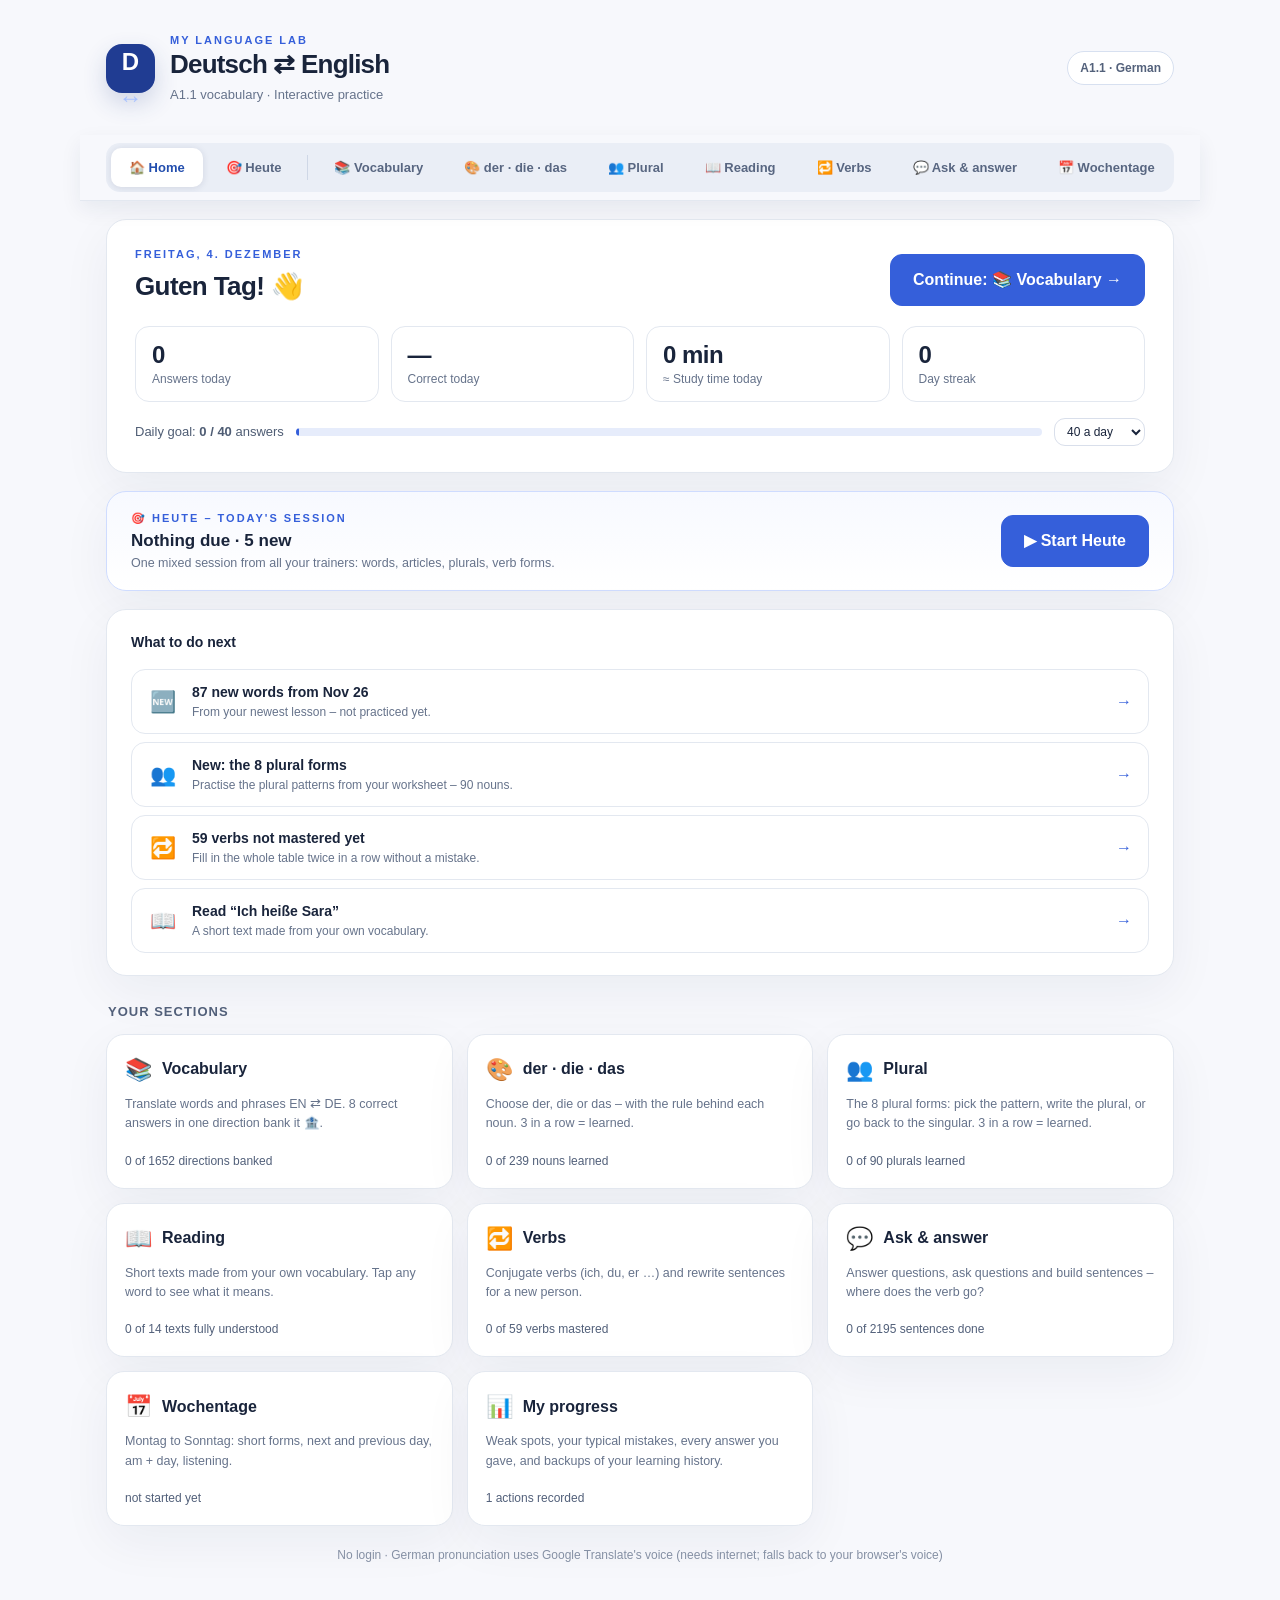
<file: deutsch/index.html>
<!doctype html>
<html lang="en">
<head>
<meta charset="utf-8">
<meta name="viewport" content="width=device-width, initial-scale=1">
<meta name="theme-color" content="#f7f8fc">
<title>Deutsch ⇄ English · A1.1 Practice</title>
<link rel="stylesheet" href="css/app.css">
<link rel="stylesheet" href="css/progress.css">
</head>
<body>
<div class="layout">
<header class="top"><div class="brand"><div class="logo">D<span style="color:#a9c2ff">↔</span></div><div><div class="eyebrow">My language lab</div><h1>Deutsch ⇄ English</h1><p class="sub">A1.1 vocabulary · Interactive practice</p></div></div><div class="tag">A1.1 · German</div></header>
<div id="navSentinel" aria-hidden="true"></div><div class="navwrap" id="navWrap"><nav class="tabs" role="tablist" aria-label="Sections"><button type="button" role="tab" data-tab="home" aria-selected="false" title="Today, what to do next, all sections">🏠 Home</button><button type="button" role="tab" data-tab="heute" aria-selected="false" title="Today's mixed session: reviews, mistakes and a few new things">🎯 Heute</button><span class="tabsep" aria-hidden="true"></span><button type="button" role="tab" data-tab="vocab" aria-selected="true">📚 Vocabulary</button><button type="button" role="tab" data-tab="gender" aria-selected="false">🎨 der · die · das</button><button type="button" role="tab" data-tab="plural" aria-selected="false">👥 Plural</button><button type="button" role="tab" data-tab="reading" aria-selected="false">📖 Reading</button><button type="button" role="tab" data-tab="verbs" aria-selected="false">🔁 Verbs</button><button type="button" role="tab" data-tab="talk" aria-selected="false">💬 Ask &amp; answer</button><button type="button" role="tab" data-tab="days" aria-selected="false">📅 Wochentage</button><span class="tabsep" aria-hidden="true"></span><button type="button" role="tab" data-tab="stats" aria-selected="false" title="Weak spots, typical mistakes, full history, backups">📊 My progress</button></nav></div><div id="tabHome" class="hidden"></div><div id="tabHeute" class="hidden">
<section class="panel hxstart" id="hxStart"></section>
<section class="panel gcard hxcard hidden" id="hxCard" aria-label="Heute session">
<div class="meta"><span class="smallcaps" id="hxKind">Heute</span><div class="meta-right"><span class="pill" id="hxStage"></span><span class="pill" id="hxCount"></span></div></div>
<div class="progress-track" style="margin-top:12px"><div class="progress-fill" id="hxFill"></div></div>
<div class="ttask" id="hxTask"></div><div class="hxq" id="hxQ" aria-live="polite"></div><div class="gmeaning" id="hxSub"></div>
<div class="gbtns hidden" id="hxArts" role="group" aria-label="Choose the article"><button type="button" class="gbtn der" data-art="der">der<small>key 1</small></button><button type="button" class="gbtn die" data-art="die">die<small>key 2</small></button><button type="button" class="gbtn das" data-art="das">das<small>key 3</small></button></div>
<form id="hxForm" class="hidden" autocomplete="off" style="margin-top:22px"><div class="answerbox"><input id="hxIn" spellcheck="false" autocapitalize="off" autocorrect="off" aria-label="Your answer"><button class="primary" type="submit" id="hxCheck">Check</button></div><div class="umbar" data-for="hxIn" aria-label="Type special letters"><button type="button" data-ins="ä" title="Type ä">ä</button><button type="button" data-ins="ö" title="Type ö">ö</button><button type="button" data-ins="ü" title="Type ü">ü</button><button type="button" data-ins="ß" title="Type ß">ß</button><span class="umtip">or on a Mac: hold the letter (a → ä), or press ⌥ u and then the letter</span></div></form>
<div class="hxfb" id="hxFb" aria-live="polite"></div>
<div class="actions"><button class="secondary" type="button" id="hxSay">🔊 Listen</button><button class="secondary" type="button" id="hxReveal">Show answer</button><button class="primary next" type="button" id="hxNext" disabled>Next →</button></div>
<div class="kbd" id="hxKbd"></div><div class="hxstop"><button class="linkbutton" type="button" id="hxArch">🗃 Archive</button> · <button class="linkbutton" type="button" id="hxStop">Finish for today</button></div>
</section></div><div id="tabVocab"><section class="stats" aria-label="Learning statistics"><div class="stat"><div class="num" id="statTotal">0</div><div class="label">Words & phrases</div></div><div class="stat"><div class="num" id="statDone">0</div><div class="label">Attempts</div></div><div class="stat"><div class="num" id="statAccuracy">—</div><div class="label">Accuracy</div></div><div class="stat"><div class="num" id="statStreak">0</div><div class="label">Current streak</div></div><div class="stat"><div class="num" id="statBanked">0</div><div class="label">Banked 🏦</div></div></section>
<div class="main">
<section class="panel study" aria-label="Practice quiz">
<div id="quizBox"><div class="meta"><span class="smallcaps" id="roundText">Practice</span><div class="meta-right"><span class="pill" id="rightPill" title="Correct answers – 8 banks the word">✓ 0/8</span><span class="pill" id="wrongPill" title="How many times you got this word wrong">Wrong 0×</span><span class="pill" id="catPill">Verb</span><span class="pill pin" id="directionPill">EN → DE</span></div></div><div class="progress-track" aria-label="Practice round progress"><div class="progress-fill" id="progressFill"></div></div><div class="rowtwo" style="margin-top:7px"><span class="progresslabel" id="roundCount">1 / 1</span><span class="progresslabel" id="itemsRemaining"></span></div>
<div class="question"><div class="from" id="promptLabel">Translate into German</div><div class="word" id="prompt">to learn</div><div class="clue" id="promptClue"></div><div class="qtools"><button class="audio hidden" type="button" id="speakBtn">🔊 &nbsp;Listen in German</button><div class="listwrap"><div class="splitbtn"><button class="audio listbtn" type="button" id="listBtn">＋ Add to list</button><button class="audio listbtn" type="button" id="listMore" aria-haspopup="true" aria-expanded="false" aria-label="Choose or manage lists" title="Choose or manage lists">▾</button></div><div class="listpop hidden" id="listPop" role="dialog" aria-label="Add to list"><div class="pophead">Add this word to… <span style="font-weight:600">(★ = quick-add list)</span></div><div id="listRows"></div><form class="newlist" id="newListForm" autocomplete="off"><input id="newListName" placeholder="New list name…" maxlength="40" aria-label="New list name"><button class="primary" type="submit">Create</button></form></div></div></div></div>
<div id="previewBox" class="vpreview"><div class="vptag">🌱 New word – take a good look and say it aloud</div><div class="vpde" id="pvDe" lang="de"></div><div class="vpen" id="pvEn"></div><div id="pvMore"></div><div class="actions"><button class="secondary" type="button" id="pvSay">🔊 Listen</button><button class="secondary" type="button" id="pvKnow" title="I know this word already – skip the learning steps">I know it</button><button class="primary next" type="button" id="pvGo">Got it →</button></div><div class="kbd">Enter = got it · it comes back a few cards later, first as German → English</div></div>
<form id="answerForm" autocomplete="off"><div class="answerarea"><label for="answer">Your translation</label><div class="answerbox"><input id="answer" name="answer" placeholder="Type the translation…" spellcheck="false" autocapitalize="off" autocorrect="off" autofocus><button class="primary" id="checkBtn" type="submit">Check answer</button></div></div><div class="umbar" data-for="answer" aria-label="Type special letters"><button type="button" data-ins="ä" title="Type ä">ä</button><button type="button" data-ins="ö" title="Type ö">ö</button><button type="button" data-ins="ü" title="Type ü">ü</button><button type="button" data-ins="ß" title="Type ß">ß</button><span class="umtip">or on a Mac: hold the letter (a → ä), or press ⌥ u and then the letter</span></div></form><div id="feedback" class="answer-feedback" aria-live="polite"></div>
<div class="actions"><button class="secondary" type="button" id="hintBtn">Get hint</button><button class="secondary" type="button" id="revealBtn">Reveal answer</button><button class="secondary" type="button" id="skipBtn">Skip</button><button class="secondary" type="button" id="archBtn" title="I know this translation – stop asking. Its article, plural and verb forms stay in their trainers.">🗃 Archive</button><button class="primary next hidden" type="button" id="nextBtn">Next →</button></div><div class="kbd">Press Enter to check · Press Enter again for the next question</div></div>
<div id="emptyBox" class="empty hidden"><h3>No cards in this set yet</h3><p id="emptyDesc">Choose another topic to continue.</p><button class="primary" id="allTopicsBtn" type="button">Practice all topics</button></div>
</section>
<aside class="panel settings"><h2 class="sectionhead">Practice settings</h2><div class="field"><label class="label">Translation direction</label><div class="seg" role="group" aria-label="Translation direction"><button type="button" data-mode="en-de" aria-pressed="true">EN → DE</button><button type="button" data-mode="de-en" aria-pressed="false">DE → EN</button><button type="button" data-mode="mixed" aria-pressed="false">Mixed</button></div></div><div class="field"><label class="label">Card order</label><div class="seg" style="grid-template-columns:repeat(2,1fr)" role="group" aria-label="Card order"><button type="button" data-order="shuffle" aria-pressed="true">Shuffled</button><button type="button" data-order="least" aria-pressed="false" title="Cards you have seen least come first">Least seen</button><button type="button" data-order="recent" aria-pressed="false" title="Cards from your most recent lesson come first, then older lessons">🆕 Newest first</button><button type="button" data-order="easy" aria-pressed="false" title="Easy, familiar-looking words first – long words, sentences and your mistakes last">📈 Easiest first</button></div></div><div class="field"><label class="label" for="roundLimit">Round size</label><select id="roundLimit"><option value="10">10 cards</option><option value="15" selected>15 cards (recommended)</option><option value="25">25 cards</option><option value="0">The whole topic</option></select><p class="hintline" style="margin-top:6px">At most a third of each round are new words, the rest are words you are still learning, so you stay at about 80% correct.</p></div><div class="field"><label class="label" for="category">Choose a topic</label><select id="category"><option value="all">All topics</option><option value="verbs">Verbs</option><option value="nouns">Nouns</option><option value="everyday">Everyday words</option><option value="greetings">Greetings</option><option value="pronouns">Pronouns</option><option value="numbers">Numbers</option><option value="places">Countries & cities</option><option value="jobs">Jobs & professions</option><option value="personal">Personal info</option><option value="leisure">Uni &amp; free time</option><option value="classroom">Classroom &amp; office</option><option value="days">Days &amp; time</option><option value="articles">Articles: ein / kein / der</option><option value="sentences">Complete sentences</option><option value="forms">Verb forms</option><option value="mistakes">Mistakes to review</option><option value="banked">🏦 Banked words</option><option value="archived">🗃 Archive</option></select></div><label class="checkrow"><input type="checkbox" id="articles" checked> Require articles (der/die/das) for nouns</label><label class="checkrow"><input type="checkbox" id="caseStrict"> Check German capitalization</label><label class="checkrow"><input type="checkbox" id="learnSteps" checked> 🌱 New words step by step: look first, then recognise (DE → EN), then write the German</label><label class="checkrow"><input type="checkbox" id="autoSay"> 🔊 Say the German word when the answer is shown</label><label class="checkrow"><input type="checkbox" id="autoSayEx"> 🔊 Then read the example sentence aloud</label><div class="mini"><h3 class="sectionhead" style="margin-bottom:9px">Your learning progress</h3><p class="hintline">Each answer is checked immediately. Wrong answers are saved to your review list. Each direction (EN → DE and DE → EN) is counted separately: after 8 correct answers in one direction, that direction is banked 🏦 and only comes back as a reminder (after 7, 14, 30, 60, 120 days); a mistake on a reminder sends it back to practice. Use “🗃 Archive” when you know a translation well: it stops being asked here, but its article, plural and verb forms stay in their own trainers and in 🎯 Heute. Find and restore it under the 🗃 Archive topic. Progress stays in this browser, even if you close this page. To move it to another browser or device, export it here and import the file there. Every answer is also recorded in your learning history – see 📊 My progress.</p><button class="linkbutton" id="shuffleBtn" type="button">↻ Shuffle & start a new round</button><br><button class="linkbutton" id="exportBtn" type="button">⤓ Export progress (file)</button><br><button class="linkbutton" id="importBtn" type="button">⤒ Import progress (file)</button><input type="file" id="importFile" accept=".json,application/json" class="hidden"><br><button class="linkbutton" id="resetBtn" type="button" style="color:#a24a57">Reset saved progress</button></div></aside>
</div>
<section class="panel bank" style="margin-top:18px"><div class="bank-head"><h2>Vocabulary library</h2><span class="counter" id="bankCount">0 entries</span></div><div class="bank-actions"><input class="search" id="search" type="search" placeholder="Search in German or English…" aria-label="Search vocabulary"><select id="bankCategory" aria-label="Filter vocabulary"><option value="all">All topics</option><option value="verbs">Verbs</option><option value="nouns">Nouns</option><option value="everyday">Everyday words</option><option value="greetings">Greetings</option><option value="pronouns">Pronouns</option><option value="numbers">Numbers</option><option value="places">Countries & cities</option><option value="jobs">Jobs & professions</option><option value="personal">Personal info</option><option value="leisure">Uni &amp; free time</option><option value="classroom">Classroom &amp; office</option><option value="days">Days &amp; time</option><option value="articles">Articles: ein / kein / der</option><option value="sentences">Complete sentences</option><option value="forms">Verb forms</option><option value="banked">🏦 Banked</option><option value="archived">🗃 Archived</option></select><select id="bankSort" aria-label="Sort vocabulary"><option value="book">Book order</option><option value="least">Least seen first</option><option value="wrong">Most mistakes first</option><option value="recent">Newest lesson first</option><option value="easy">Easiest first</option></select></div><div class="wordtable" id="wordtable" aria-label="Vocabulary list"></div></section>
</div>
<div id="tabGender" class="hidden">
<details class="panel lesson" open><summary>📖 Lesson: der · die · das</summary><div class="lbody">
<p><b>der</b>, <b>die</b> and <b>das</b> all mean “the”. Which one you use depends on the <b>grammatical gender</b> of the noun. Every German noun has one of these three genders:</p>
<table class="ltab"><tr><th>Article</th><th>Gender</th><th>Example</th><th>Meaning</th></tr><tr><td><b class="art-der">der</b></td><td>masculine (Maskulin)</td><td lang="de"><span class="art-der">der</span> Mann</td><td>man</td></tr><tr><td><b class="art-die">die</b></td><td>feminine (Feminin)</td><td lang="de"><span class="art-die">die</span> Frau</td><td>woman</td></tr><tr><td><b class="art-das">das</b></td><td>neuter (Neutrum)</td><td lang="de"><span class="art-das">das</span> Kind</td><td>child</td></tr></table>
<p><b>Note:</b> Grammatical gender is not always the same as real-life gender. For example, a child is <b class="art-das">das</b> Kind, whether it is a boy or a girl.</p>
<p><b>Plural rule:</b> In the plural, the article is always <b class="art-die">die</b>:</p>
<table class="ltab"><tr><th>Singular</th><th>Plural</th></tr><tr><td lang="de"><span class="art-das">das</span> Kind</td><td lang="de"><span class="art-die">die</span> Kinder</td></tr><tr><td lang="de"><span class="art-das">das</span> Buch</td><td lang="de"><span class="art-die">die</span> Bücher</td></tr><tr><td lang="de"><span class="art-der">der</span> Freund</td><td lang="de"><span class="art-die">die</span> Freunde</td></tr><tr><td lang="de"><span class="art-die">die</span> Frage</td><td lang="de"><span class="art-die">die</span> Fragen</td></tr></table>
<p><b>Endings:</b> Some endings give the article away. For example, nouns ending in <b>-ung</b> are always <b class="art-die">die</b>. The rules that apply to the words in this page are listed further down under “Gender rules”. After each answer, the rule for that word is shown too.</p>
<p><b>How to learn them:</b> Never memorize a noun without its article. Instead of “Ball = ball”, memorize: <b class="art-der">der</b> Ball, <b class="art-die">die</b> Musik, <b class="art-das">das</b> Buch.</p>
<p><b>Golden tip:</b> There is no reliable rule for every noun. For those, learn the article together with the word as one unit.</p></div></details>
<div class="gmain">
<section class="panel gcard" aria-label="Article trainer"><div class="meta"><span class="smallcaps" id="gRound">Article trainer</span><div class="meta-right"><span class="pill" id="gStreakPill" title="Correct answers in a row">🔥 0</span><span class="pill" id="gLearnPill" title="3 correct in a row = learned">0/3 in a row</span></div></div><div class="progress-track" aria-label="Nouns learned"><div class="progress-fill" id="gFill"></div></div><div class="rowtwo" style="margin-top:7px"><span class="progresslabel" id="gLearned">Learned 0 / 0</span><span class="progresslabel" id="gAcc"></span></div>
<div id="gQuiz"><div class="gword" id="gWord" aria-live="polite"></div><div class="gmeaning" id="gMeaning"></div>
<div class="gbtns" role="group" aria-label="Choose the article"><button type="button" class="gbtn der" data-art="der">der<small>key 1</small></button><button type="button" class="gbtn die" data-art="die">die<small>key 2</small></button><button type="button" class="gbtn das" data-art="das">das<small>key 3</small></button></div>
<div class="gfb" id="gFb" aria-live="polite"></div>
<div class="actions"><button class="secondary" type="button" id="gSpeak">🔊 Listen</button><button class="primary next" type="button" id="gNext" disabled>Next →</button></div><div class="kbd">Keys: 1 = der · 2 = die · 3 = das · Enter = next</div><div class="archrow"><button class="linkbutton" type="button" id="gArch">🗃 Archive</button></div></div>
<div id="gEmpty" class="empty hidden"><h3>Nothing to practice here</h3><p id="gEmptyDesc"></p><button class="primary" type="button" onclick="setGFilter('all')">Practice all nouns</button></div>
</section>
<aside class="panel settings"><h2 class="sectionhead">Trainer settings</h2><div class="field"><label class="label" for="gFilter">Which nouns?</label><select id="gFilter"></select></div><label class="checkrow"><input type="checkbox" id="gShowEn" checked> Show the English meaning</label><label class="checkrow"><input type="checkbox" id="gAuto" checked> Auto-next after a correct answer</label><label class="checkrow"><input type="checkbox" id="gSay"> Say it aloud after answering</label>
<div class="mini"><h3 class="sectionhead" style="margin-bottom:9px">How to learn genders</h3><p class="hintline">• Never learn a noun without its article. Colours help memory: <b class="art-der">der</b> = blue, <b class="art-die">die</b> = red, <b class="art-das">das</b> = green. Picture each word in its colour.<br>• Learn the ending rules below. They cover a large share of nouns, and the same rule also appears in the 📚 Vocabulary quiz after you answer a noun, and the trainer tells you which rule applies after every answer.<br>• A noun counts as learned after 3 correct answers in a row. Mistakes come back 4 cards later.<br>• Say it out loud with the article: <i>der Ball, die Musik, das Buch</i>.<br>• 🗃 <b>Archive</b> a noun you don't need: its article is no longer asked here or in 🎯 Heute (its translation and plural stay). Bring it back under <i>Which nouns? → 🗃 Archived</i>.</p><button class="linkbutton" id="gReset" type="button" style="color:#a24a57">Reset article progress</button></div></aside>
</div>
<section class="panel bank" style="margin-top:18px"><div class="bank-head"><h2>Gender rules</h2><span class="counter">Examples are from your own vocabulary</span></div><div class="rgrid" id="gRules"></div></section>
<section class="panel bank" style="margin-top:18px"><div class="bank-head"><h2>Your nouns by gender</h2><span class="counter" id="gWallCount"></span></div><p class="hintline" style="margin-top:6px">Filled = learned (3 in a row). Tap a word to hear it with its article.</p><div class="gwall" id="gWall"></div></section>
</div>
<div id="tabPlural" class="hidden">
<details class="panel lesson" id="pLesson" open><summary>📖 Lesson: Singular und Plural – the 8 plural forms</summary><div class="lbody">
<p><b>In the plural, the article is always <span class="art-die">die</span></b>, whatever the singular article is: <span lang="de"><span class="art-der">der</span> Tisch → <span class="art-die">die</span> Tische · <span class="art-das">das</span> Buch → <span class="art-die">die</span> Bücher · <span class="art-die">die</span> Lampe → <span class="art-die">die</span> Lampen</span>. So the plural never tells you the singular article.</p>
<p>The noun itself changes in one of <b>8 ways</b>. The end of the singular often tells you which one:</p>
<div class="tscroll"><table class="ltab ptab"><tr><th>#</th><th>Plural</th><th>Example</th><th>Typical for</th></tr>
<tr><td>1</td><td><b>–</b> no change</td><td lang="de">das Fenster → die Fenster</td><td>der / das nouns ending in -er, -el, -en (der Computer, das Kabel, das Waschbecken) and <b>every -chen / -lein noun</b> (das Mäppchen)</td></tr>
<tr><td>2</td><td><b>-s</b></td><td lang="de">die CD → die CD<span class="pl-end">s</span></td><td>words ending in -a, -i, -o, -u, -y (das Handy, der Kuli, das Foto), short forms (die CD) and many English words (der Test, der Laptop)</td></tr>
<tr><td>3</td><td><b>-n</b></td><td lang="de">die Tafel → die Tafel<span class="pl-end">n</span></td><td>nouns ending in <b>-e</b> (die Lampe, die Tasche – the biggest group) and die nouns ending in -el / -er (die Büroklammer)</td></tr>
<tr><td>4</td><td><b>-en / -nen</b></td><td lang="de">der Student → die Student<span class="pl-end">en</span></td><td>die nouns ending in a consonant: -ung, -heit, -keit, -ion … (die Übung, die Uhr, die Tür) and -or nouns (der Projektor → die Projektoren). Female <b>-in → -innen</b>: die Lehrerin → die Lehrerin<span class="pl-end">nen</span> – the male form is in group 1: der Lehrer → die Lehrer</td></tr>
<tr><td>5</td><td><b>-e</b></td><td lang="de">der Tisch → die Tisch<span class="pl-end">e</span></td><td>many der and das nouns, often one syllable (das Heft, der Bleistift)</td></tr>
<tr><td>6</td><td><b>¨-e</b></td><td lang="de">der Stuhl → die St<span class="pl-uml">ü</span>hl<span class="pl-end">e</span></td><td>many one-syllable der nouns with a, o, u (der Schwamm, der Papierkorb) – and a few die nouns (die Maus → die Mäuse, die Wand → die Wände)</td></tr>
<tr><td>7</td><td><b>-er</b></td><td lang="de">das Kind → die Kind<span class="pl-end">er</span></td><td>a few short das nouns (das Bild)</td></tr>
<tr><td>8</td><td><b>¨-er</b></td><td lang="de">das Buch → die B<span class="pl-uml">ü</span>ch<span class="pl-end">er</span></td><td>short das nouns with a, o, u – they always take the umlaut (das Taschentuch)</td></tr></table></div>
<p><b>The umlaut</b> (a → ä, o → ö, u → ü, au → äu) goes on the main vowel of the <b>last part</b> of the word, not just anywhere: Papier<b>korb</b> → Papier<b>körbe</b>, Taschen<b>tuch</b> → Taschen<b>tücher</b>.</p>
<p><b>How to learn nouns:</b> always learn three things together – article, singular and plural: <i lang="de">der Stuhl, die Stühle</i>. Dictionaries write it like this: <i lang="de">Stuhl, der, ¨-e</i> · <i lang="de">Fenster, das, –</i>.</p>
<p><b>ein / kein in the plural:</b> there is no “eine” in the plural, but there is <b>keine</b>: <i lang="de">ein Stuhl → Stühle · kein Stuhl → keine Stühle</i>.</p>
</div></details>
<div class="gmain">
<section class="panel gcard" aria-label="Plural trainer">
<div class="meta"><div class="seg" role="group" aria-label="Exercise" style="width:min(100%,420px)"><button type="button" data-pmode="pattern" aria-pressed="true">🔢 Pattern</button><button type="button" data-pmode="write" aria-pressed="false">✍️ Plural</button><button type="button" data-pmode="sing" aria-pressed="false">↩ Singular</button></div><div class="meta-right"><span class="pill" id="pStreakPill" title="Correct answers in a row">🔥 0</span><span class="pill" id="pLearnPill" title="3 correct in a row = learned">0/3 in a row</span></div></div>
<div class="progress-track" style="margin-top:14px" aria-label="Plurals learned"><div class="progress-fill" id="pFill"></div></div><div class="rowtwo" style="margin-top:7px"><span class="progresslabel" id="pLearned">Learned 0 / 0</span><span class="progresslabel" id="pAcc"></span></div>
<div id="pQuiz"><div class="ttask" id="pTask"></div><div class="gword" id="pWord" aria-live="polite"></div><div class="gmeaning" id="pMeaning"></div>
<div class="pbtns" id="pBtns" role="group" aria-label="Choose the plural pattern"></div>
<form id="pForm" class="pform hidden" autocomplete="off"><div class="answerarea"><label for="pIn" id="pInLabel">The plural</label><div class="answerbox"><input id="pIn" spellcheck="false" autocapitalize="off" autocorrect="off" lang="de"><button class="primary" type="submit" id="pCheck">Check</button></div></div><div class="umbar" data-for="pIn" aria-label="Type special letters"><button type="button" data-ins="ä" title="Type ä">ä</button><button type="button" data-ins="ö" title="Type ö">ö</button><button type="button" data-ins="ü" title="Type ü">ü</button><button type="button" data-ins="ß" title="Type ß">ß</button><span class="umtip">or on a Mac: hold the letter (a → ä), or press ⌥ u and then the letter</span></div></form>
<div class="gfb" id="pFb" aria-live="polite"></div>
<div class="actions"><button class="secondary" type="button" id="pSpeak">🔊 Listen</button><button class="secondary" type="button" id="pHint">💡 Hint</button><button class="secondary" type="button" id="pReveal">Show answer</button><button class="primary next" type="button" id="pNext" disabled>Next →</button></div><div class="kbd" id="pKbd"></div><div class="archrow"><button class="linkbutton" type="button" id="pArch">🗃 Archive</button></div></div>
<div id="pEmpty" class="empty hidden"><h3>Nothing to practice here</h3><p id="pEmptyDesc"></p><button class="primary" type="button" onclick="pSetFilter('all')">Practice all nouns</button></div>
</section>
<aside class="panel settings"><h2 class="sectionhead">Plural settings</h2><div class="field"><label class="label" for="pFilter">Which nouns?</label><select id="pFilter"></select></div><label class="checkrow"><input type="checkbox" id="pShowEn" checked> Show the English meaning</label><label class="checkrow"><input type="checkbox" id="pAuto" checked> Auto-next after a correct pattern</label><label class="checkrow"><input type="checkbox" id="pSay"> 🔊 Say singular and plural after answering</label>
<div class="mini"><h3 class="sectionhead" style="margin-bottom:9px">How this works</h3><p class="hintline">• <b>🔢 Pattern:</b> which of the 8 plural forms does the noun take? Keys 1–8.<br>• <b>✍️ Plural:</b> write the plural, e.g. <i lang="de">die Stühle</i>. The umlaut counts – ä ö ü can also be typed as ae oe ue.<br>• <b>↩ Singular:</b> the worksheet task – from <i lang="de">die Stühle</i> back to <i lang="de">der Stuhl</i>, with the right article.<br>• After every answer you see the rule. ⚠ marks an exception to learn by heart.<br>• 3 correct in a row (in any exercise) = learned. Mistakes come back 4 cards later.<br>• 🗃 <b>Archive</b> a noun you don't need: its plural is no longer asked here or in 🎯 Heute. Bring it back under <i>Which nouns? → 🗃 Archived</i>.</p><button class="linkbutton" id="pReset" type="button" style="color:#a24a57">Reset plural progress</button></div></aside>
</div>
<section class="panel bank" style="margin-top:18px"><div class="bank-head"><h2>Your nouns by plural pattern</h2><span class="counter" id="pWallCount"></span></div><p class="hintline" style="margin-top:6px">Like the worksheet table: one column per pattern. Filled = learned. Tap a word to hear the singular and the plural.</p><div class="pwall" id="pWall"></div></section>
</div>
<div id="tabReading" class="hidden">
<div class="rdlist" id="rdList"></div>
<section class="panel rdtext" id="rdText" aria-label="Reading text"><div class="rdhead"><div><div class="eyebrow" id="rdLevel"></div><h2 id="rdTitle"></h2><div class="rden" id="rdTitleEn"></div></div><div class="rdtools"><button class="secondary" type="button" id="rdPlay">▶ Listen to the whole text</button><label class="checkrow"><input type="checkbox" id="rdEn"> Show English</label></div></div><p class="hintline">Tap any word to see what it means (nouns show their article in colour). 🔊 reads one sentence aloud. Every word in these texts comes from your own vocabulary.</p><div class="rdbody" id="rdBody" lang="de"></div></section>
<section class="panel rdtext" style="margin-top:18px" aria-label="Comprehension questions"><h2 class="sectionhead" style="font-size:16px">Did you understand?</h2><div id="rdQs"></div><div id="rdScore" class="rdscore"></div></section>
</div>
<div id="tabVerbs" class="hidden">
<div class="gmain">
<section class="panel gcard" aria-label="Verb practice"><div class="meta"><div class="seg" role="group" aria-label="Exercise" style="grid-template-columns:repeat(2,1fr);width:min(100%,360px)"><button type="button" data-vmode="table" aria-pressed="true">▦ Fill the table</button><button type="button" data-vmode="swap" aria-pressed="false">⇄ Swap the person</button></div><span class="pill" id="vPill"></span></div>
<div id="vTable"><div class="vhead"><div class="vverb" id="vVerb"></div><div class="gmeaning" id="vEn"></div><div class="vfam" id="vFam"></div></div><form id="vForm" autocomplete="off" onsubmit="return false"><div class="vgrid" id="vGrid"></div><div class="umbar" aria-label="Type special letters"><button type="button" data-ins="ä" title="Type ä">ä</button><button type="button" data-ins="ö" title="Type ö">ö</button><button type="button" data-ins="ü" title="Type ü">ü</button><button type="button" data-ins="ß" title="Type ß">ß</button><span class="umtip">or on a Mac: hold the letter (a → ä), or press ⌥ u and then the letter</span></div></form><div class="tip hidden" id="vTip"></div>
<div class="actions"><button class="secondary" type="button" id="vHint">💡 Pattern hint</button><button class="secondary" type="button" id="vSay">🔊 Hear the table</button><button class="primary" type="button" id="vCheck">Check table</button><button class="primary next hidden" type="button" id="vNext">Next verb →</button></div><div class="kbd">Enter = next box · Enter on the last box = check · Enter again = next verb</div><div class="archrow"><button class="linkbutton" type="button" id="vArch">🗃 Archive</button></div></div>
<div id="vSwap" class="hidden"><div class="vlabel">Original sentence</div><div class="vsrc" id="vSrc" lang="de"></div><div class="vto">Change the subject to <span class="vtarget" id="vTarget"></span></div><form id="vSwapForm" autocomplete="off" class="answerbox" style="margin-top:16px"><input id="vSwapIn" placeholder="Write the new sentence…" spellcheck="false" autocapitalize="off" autocorrect="off" aria-label="New sentence"><button class="primary" type="submit" id="vSwapBtn">Check</button></form><div class="umbar" data-for="vSwapIn" aria-label="Type special letters"><button type="button" data-ins="ä" title="Type ä">ä</button><button type="button" data-ins="ö" title="Type ö">ö</button><button type="button" data-ins="ü" title="Type ü">ü</button><button type="button" data-ins="ß" title="Type ß">ß</button><span class="umtip">or on a Mac: hold the letter (a → ä), or press ⌥ u and then the letter</span></div><div id="vSwapFb" class="answer-feedback" aria-live="polite"></div><div class="actions"><button class="secondary" type="button" id="vSwapHint">💡 Show the verb form</button><button class="primary next hidden" type="button" id="vSwapNext">Next sentence →</button></div><div class="kbd">Enter = check · Enter again = next sentence</div><div class="archrow"><button class="linkbutton" type="button" id="vSwArch">🗃 Archive</button></div></div>
<div id="vEmpty" class="empty hidden"><h3>No verbs here</h3><p>Choose another group in the settings.</p></div>
</section>
<aside class="panel settings"><h2 class="sectionhead">Verb settings</h2><div class="field"><label class="label" for="vFilter">Which verbs?</label><select id="vFilter"></select></div><div class="mini"><h3 class="sectionhead" style="margin-bottom:9px">How this works</h3><p class="hintline">• <b>Fill the table:</b> write all 6 forms. After checking, the colours show the pattern: <span class="vf-end">ending</span>, <span class="vf-chg">changed vowel</span>, <span class="vf-ins">extra e</span>, <span class="vf-irr">irregular</span>. 2 perfect tables in a row = mastered; mistakes come back a few verbs later.<br>• <b>Swap the person:</b> rewrite a sentence with a new subject. Watch du and er/sie/es: that is where the vowel changes happen.<br>• Say each table aloud with 🔊 – rhythm helps memory.<br>• 🗃 <b>Archive</b> a verb you don't need: its table, its sentences and its forms in 🎯 Heute are no longer asked (its translation stays). Bring it back under <i>Which verbs? → 🗃 Archived</i>.</p><button class="linkbutton" id="vReset" type="button" style="color:#a24a57">Reset verb progress</button></div></aside>
</div>
<section class="panel bank" style="margin-top:18px"><div class="bank-head"><h2>Verb families</h2><span class="counter">Your verbs, grouped by pattern · tap a verb to hear its table</span></div>
<div class="vendings"><div class="vlabel">Step 1 – the endings almost every verb uses</div><table class="vtab"><tr><th>ich</th><th>du</th><th>er/sie/es</th><th>wir</th><th>ihr</th><th>sie/Sie</th></tr><tr><td>-e</td><td>-st</td><td>-t</td><td>-en</td><td>-t</td><td>-en</td></tr><tr><td>lern<span class="vf-end">e</span></td><td>lern<span class="vf-end">st</span></td><td>lern<span class="vf-end">t</span></td><td>lern<span class="vf-end">en</span></td><td>lern<span class="vf-end">t</span></td><td>lern<span class="vf-end">en</span></td></tr></table><div class="vlabel" style="margin-top:14px">Step 2 – the families of exceptions</div></div>
<div class="vfams" id="vFams"></div></section>
</div>
<div id="tabTalk" class="hidden">
<details class="panel lesson" id="tLesson"><summary>📖 Lesson: asking &amp; answering – where does the verb go?</summary><div class="lbody">
<p>German sentences follow <b>one main rule: the verb has a fixed place</b>. Find the verb first, then put the other words around it. In these examples the verb is <span class="vbx">blue</span>.</p>
<table class="ltab"><tr><th>Type</th><th>Pattern</th><th>Example</th></tr>
<tr><td>Statement</td><td><span class="slot">subject</span> <span class="slot v">verb</span> <span class="slot">…</span></td><td lang="de">Ich <span class="vbx">spiele</span> Schach.</td></tr>
<tr><td>Starts with something else</td><td><span class="slot">In der Freizeit</span> <span class="slot v">verb</span> <span class="slot">subject</span> <span class="slot">…</span></td><td lang="de">In der Freizeit <span class="vbx">spiele</span> ich Schach.</td></tr>
<tr><td>W-question</td><td><span class="slot">W-word</span> <span class="slot v">verb</span> <span class="slot">subject</span> <span class="slot">…?</span></td><td lang="de">Was <span class="vbx">spielst</span> du?</td></tr>
<tr><td>Yes/no question</td><td><span class="slot v">verb</span> <span class="slot">subject</span> <span class="slot">…?</span></td><td lang="de"><span class="vbx">Spielst</span> du Schach?</td></tr>
<tr><td>Answer with Ja / Nein</td><td><span class="slot">Ja, / Nein,</span> <span class="slot">subject</span> <span class="slot v">verb</span> <span class="slot">…</span></td><td lang="de">Ja, ich <span class="vbx">spiele</span> Schach.</td></tr></table>
<p><b>Answering means switching the person.</b> The verb ending changes with it:</p>
<table class="ltab"><tr><th>Question</th><th>Answer</th></tr>
<tr><td lang="de"><span class="vbx">Spielst</span> <b>du</b> Schach?</td><td lang="de">Ja, <b>ich</b> <span class="vbx">spiele</span> Schach.</td></tr>
<tr><td lang="de"><span class="vbx">Spielen</span> <b>Sie</b> Schach?</td><td lang="de">Ja, <b>ich</b> <span class="vbx">spiele</span> Schach.</td></tr>
<tr><td lang="de"><span class="vbx">Spielt</span> <b>ihr</b> Schach?</td><td lang="de">Ja, <b>wir</b> <span class="vbx">spielen</span> Schach.</td></tr>
<tr><td lang="de"><span class="vbx">Spielt</span> <b>er</b> Schach?</td><td lang="de">Ja, <b>er</b> <span class="vbx">spielt</span> Schach.</td></tr></table>
<p><b>W-words:</b> wer = who · was = what · wo = where · woher = where from · wie = how · welche = which · warum = why. <i lang="de">Wer ist das?</i> asks about a person; <i lang="de">Was ist das?</i> asks about a thing.</p>
<p><b>To ask a question, turn the answer around.</b> The part you want to know becomes the W-word: <span lang="de">Ich wohne <mark>in Tübingen</mark>. → <b>Wo</b> <span class="vbx">wohnst</span> du?</span></p>
<p><b>Separable verbs split:</b> the first part jumps to the end. <span lang="de">aus|füllen → Ich <span class="vbx">fülle</span> ein Formular <b>aus</b>. · aus|gehen → Ich <span class="vbx">gehe</span> mit Freunden <b>aus</b>.</span></p>
<p><b>Nov 18: new or already known?</b> Something new gets <b>ein / eine</b> (no article in the plural). Something already known gets <b class="art-der">der</b> / <b class="art-das">das</b> / <b class="art-die">die</b>. After that, use a pronoun: der → <b>er</b>, das → <b>es</b>, die → <b>sie</b>, plural die → <b>sie</b>.<br><i lang="de">Das ist ein Professor. Der Professor ist neu. Er kommt aus Indien.</i><br>“Not a / no”: <b>kein</b> (der- and das-words) · <b>keine</b> (die-words and plural): <i lang="de">Das ist keine Professorin. Das sind keine Lehrerinnen.</i></p>
<p><b>🆕 Nov 26: nicht or kein?</b> <b>kein / keine</b> says no to a <b>noun</b> (it replaces ein / eine, and in the plural it is keine). <b>nicht</b> says no to everything else: a verb, an adjective, gern, gut … Like gern, nicht comes after the verb and the subject.<br><i lang="de">Das ist ein Problem. → Das ist <b>kein</b> Problem. · Ein Studium ist <b>kein</b> Hobby. · Ich habe <b>keine</b> Ahnung. · Das sind <b>keine</b> Stühle.</i><br><i lang="de">Ich <span class="vbx">tanze</span> <b>nicht</b>. · Das <span class="vbx">ist</span> <b>nicht</b> schön. · Yu <span class="vbx">spielt</span> <b>nicht</b> gut Gitarre. · Luis <span class="vbx">treibt</span> <b>nicht</b> gern Sport.</i><br><b>gern → lieber → am liebsten:</b> <i lang="de">Ich tanze gern, ich zeichne lieber und am liebsten <span class="vbx">lese</span> ich.</i> With <b>am liebsten</b> at the start, the verb still comes second, so the subject moves behind it: <i lang="de">Am liebsten <span class="vbx">tanze</span> ich.</i></p>
<p><b>Nov 24: gern &amp; lieber.</b> <b>gern</b> = you like doing it · <b>lieber</b> = you prefer it. Both come right after the verb and the subject: <i lang="de">Ich <span class="vbx">fotografiere</span> gern. · Ich <span class="vbx">höre</span> gern Musik. · Ich <span class="vbx">gehe</span> gern spazieren. · <span class="vbx">Tanzt</span> du gern? – Ja, aber ich <span class="vbx">zeichne</span> lieber.</i><br><b>Sentence melody:</b> W-question ↘ · yes/no question ↗ · statement ↘. <i lang="de">Woher <span class="vbx">kommst</span> du? ↘ · <span class="vbx">Studierst</span> du auch Biologie? ↗ · Ich <span class="vbx">komme</span> aus Almaty. ↘</i><br><b>Ich … or Ich bin …?</b> <i lang="de">ich bin</i> + name / job / aus …: <i lang="de">Ich bin Sarah. Ich bin Deutschlehrer. Ich bin aus Deutschland.</i> With another verb, no <i>bin</i>: <i lang="de">Ich <span class="vbx">heiße</span> Sarah. Ich <span class="vbx">komme</span> aus Madrid. Ich <span class="vbx">studiere</span> Medizin.</i></p>
<p><b>Capital letters:</b> every noun starts with a capital (Musik, Computer, Bücher). <i lang="de">Sie</i> with a capital S in the middle of a sentence means the formal “you”. For “she” or “they”, write a small <i lang="de">sie</i>: <i lang="de">Ich habe Fragen und <b>sie</b> geben Tipps.</i></p>
</div></details>
<div class="gmain">
<section class="panel gcard" aria-label="Conversation practice">
<div class="meta"><div class="seg" role="group" aria-label="Exercise" style="grid-template-columns:repeat(3,1fr);width:min(100%,400px)"><button type="button" data-tmode="answer" aria-pressed="true">💬 Answer</button><button type="button" data-tmode="ask" aria-pressed="false">❓ Ask</button><button type="button" data-tmode="build" aria-pressed="false">🧩 Build</button></div><div class="meta-right"><span class="pill" id="tCount"></span><span class="pill good" id="tScore">✓ 0</span></div></div>
<div class="progress-track"><div class="progress-fill" id="tFill"></div></div>
<div id="tCard">
<div class="ttask" id="tTask"></div>
<div class="tq" id="tQ"></div>
<div class="gmeaning" id="tEn"></div>
<div class="tcues" id="tCues"></div>
<div class="qtools"><button class="audio" type="button" id="tSay">🔊 Listen</button></div>
<form id="tForm" autocomplete="off" style="margin-top:18px"><div class="answerarea"><label for="tIn" id="tInLab">Your answer in German</label><div class="answerbox"><input id="tIn" spellcheck="false" autocapitalize="sentences" autocorrect="off" placeholder="Schreib hier…" lang="de"><button class="secondary" type="button" id="tMic" title="Speak your answer in German" aria-label="Speak your answer">🎤</button><button class="primary" type="submit" id="tCheck">Check</button></div></div><div class="umbar" data-for="tIn" aria-label="Type special letters"><button type="button" data-ins="ä" title="Type ä">ä</button><button type="button" data-ins="ö" title="Type ö">ö</button><button type="button" data-ins="ü" title="Type ü">ü</button><button type="button" data-ins="ß" title="Type ß">ß</button><span class="umtip">or on a Mac: hold the letter (a → ä), or press ⌥ u and then the letter</span></div></form>
<div class="tip hidden" id="tHintBox"></div>
<div class="ttiles hidden" id="tTiles"></div>
<div class="answer-feedback" id="tFb" aria-live="polite"></div>
<div class="actions"><button class="secondary" type="button" id="tHint">💡 Hint</button><button class="secondary" type="button" id="tReveal">Show answer</button><button class="primary next hidden" type="button" id="tNext">Next →</button></div>
<div class="kbd">Enter = check / next · Wrong capitals or punctuation won't make an answer wrong, but you'll get a note about capitals.</div>
<div class="archrow"><button class="linkbutton" type="button" id="tArch">🗃 Archive</button></div>
</div>
<div id="tEmpty" class="empty hidden"><h3>Nothing to practice here</h3><p id="tEmptyDesc"></p><button class="primary" type="button" id="tAllBtn">Practice everything</button></div>
</section>
<aside class="panel settings"><h2 class="sectionhead">Conversation settings</h2>
<div class="field"><label class="label" for="tTopic">Which sentences?</label><select id="tTopic"></select></div>
<label class="checkrow"><input type="checkbox" id="tShowEn" checked> Show the English meaning</label>
<label class="checkrow"><input type="checkbox" id="tAuto"> Read the German question aloud</label><label class="checkrow"><input type="checkbox" id="tAutoAns"> 🔊 Say the answer when it is shown</label>
<div class="mini"><h3 class="sectionhead" style="margin-bottom:9px">The three exercises</h3><p class="hintline"><b>💬 Answer</b>: reply to a question. The cue tells you what to say (✔ Ja, ✘ Nein, or a word to use).<br><b>❓ Ask</b>: you see an answer and write the question that goes with it. Ask about the <mark>highlighted</mark> words.<br><b>🧩 Build</b>: put a person and an activity together as a statement or a question.<br>Stuck? 💡 Hint first shows the pattern, then word tiles you can tap. Wrong answers come back later in the round.<br>🗃 <b>Archive</b> a question you don't need – only that question. Bring it back under <i>Which sentences? → 🗃 Archived</i>.</p></div>
<div class="mini"><h3 class="sectionhead" style="margin-bottom:9px">Your conversation progress</h3><p class="hintline" id="tStats"></p><button class="linkbutton" type="button" id="tNew">↻ Start a new round</button><br><button class="linkbutton" type="button" id="tResetBtn" style="color:#a24a57">Reset conversation progress</button></div>
</aside></div>
</div>
<div id="tabDays" class="hidden">
<details class="panel lesson" id="dLesson" open><summary>📖 Lesson: die Wochentage – the days of the week</summary><div class="lbody">
<p>The German week starts on <b>Montag</b>. Every day is a <b class="art-der">der</b> word, and every day except Mittwoch ends in <b>-tag</b>. Samstag and Sonntag together are <b class="art-das">das</b> Wochenende.</p>
<table class="ltab"><tr><th>Short</th><th>Deutsch</th><th>English</th><th>Memory trick</th></tr>
<tr><td>Mo</td><td lang="de">der Montag</td><td>Monday</td><td>Mond = moon → moon day</td></tr>
<tr><td>Di</td><td lang="de">der Dienstag</td><td>Tuesday</td><td>written with <b>ie</b>, like <i lang="de">die</i></td></tr>
<tr><td>Mi</td><td lang="de">der Mittwoch</td><td>Wednesday</td><td>Mitte + Woche = the middle of the week (double t, no -tag)</td></tr>
<tr><td>Do</td><td lang="de">der Donnerstag</td><td>Thursday</td><td>Donner = thunder → Thor's day</td></tr>
<tr><td>Fr</td><td lang="de">der Freitag</td><td>Friday</td><td>frei = free: almost weekend!</td></tr>
<tr><td>Sa</td><td lang="de">der Samstag</td><td>Saturday</td><td>in northern Germany also <i lang="de">der Sonnabend</i></td></tr>
<tr><td>So</td><td lang="de">der Sonntag</td><td>Sunday</td><td>Sonne = sun → sun day</td></tr></table>
<p><b>“On Monday” = am Montag</b> (am = an dem). Also <i lang="de">am Wochenende</i> = at the weekend. Not <i>im</i>, not <i>um</i>.</p>
<p><b>heute</b> = today · <b>morgen</b> = tomorrow: <i lang="de">Heute ist Montag. Morgen ist Dienstag.</i> · <b>vor</b> = before: <i lang="de">Der Tag vor Freitag ist Donnerstag.</i></p>
</div></details>
<div class="gmain">
<section class="panel gcard" aria-label="Days of the week practice">
<div class="meta"><span class="smallcaps" id="dKind">Wochentage</span><div class="meta-right"><span class="pill" id="dCount"></span><span class="pill good" id="dScore">🔥 0</span></div></div>
<div class="progress-track"><div class="progress-fill" id="dFill"></div></div>
<div class="ttask" id="dTask"></div>
<div class="tq" id="dQ"></div>
<div class="gmeaning" id="dEn"></div>
<div class="qtools"><button class="audio" type="button" id="dSayBtn">🔊 Listen</button></div>
<form id="dForm" autocomplete="off" style="margin-top:18px"><div class="answerarea"><label for="dIn">Your answer in German</label><div class="answerbox"><input id="dIn" spellcheck="false" autocapitalize="sentences" autocorrect="off" placeholder="Schreib hier…" lang="de"><button class="primary" type="submit" id="dCheckBtn">Check</button></div></div></form>
<div class="dtiles hidden" id="dTiles"></div>
<div class="dweek" id="dWeekBox" aria-hidden="true"></div>
<div class="answer-feedback" id="dFb" aria-live="polite"></div>
<div class="actions"><button class="secondary" type="button" id="dHintBtn">💡 Hint</button><button class="secondary" type="button" id="dRevealBtn">Show answer</button><button class="primary next hidden" type="button" id="dNextBtn">Next →</button></div>
<div class="kbd">Enter = check / next · Capitals don't matter · Wrong answers come back later in the round</div>
</section>
<aside class="panel settings"><h2 class="sectionhead">Question types</h2>
<div id="dTypeBox"></div>
<div class="mini"><h3 class="sectionhead" style="margin-bottom:9px">Your weekday progress</h3><p class="hintline" id="dStats"></p><div class="dlist" id="dDays"></div><button class="linkbutton" type="button" id="dNew">↻ Start a new round</button><br><button class="linkbutton" type="button" id="dResetBtn" style="color:#a24a57">Reset weekday progress</button></div>
</aside></div>
</div>
<div id="tabStats" class="hidden"></div><dialog id="lgDlg" class="lgdlg" aria-label="Details"></dialog>
<footer class="footer">No login · German pronunciation uses Google Translate's voice (needs internet; falls back to your browser's voice)</footer></div><div class="wpop hidden" id="wpop" role="dialog" aria-label="Word meaning"></div><div class="toast" id="toast" role="status"></div>
<script>/* fallback: if the learning-log script fails, the trainers keep working */window.LOG=new Proxy({},{get:()=>()=>{}});window.NAV={initial:()=>'vocab',after(){}};window.hEnter=window.sEnter=window.openItem=window.histLink=function(){};</script>
<!-- Plain scripts (not modules) so the page works when opened straight from disk. Order matters:
     learning log, course data, core helpers, the trainers, and main.js last. -->
<script src="js/learning-log.js"></script>
<script src="data/vocabulary.js"></script>
<script src="data/grammar.js"></script>
<script src="data/reading-texts.js"></script>
<script src="data/talk.js"></script>
<script src="data/examples.js"></script>
<script src="js/core.js"></script>
<script src="js/archive.js"></script>
<script src="js/vocab.js"></script>
<script src="js/examples.js"></script>
<script src="js/backup.js"></script>
<script src="js/gender.js"></script>
<script src="js/plural.js"></script>
<script src="js/reading.js"></script>
<script src="js/verbs.js"></script>
<script src="js/talk.js"></script>
<script src="js/days.js"></script>
<script src="js/review.js"></script>
<script src="js/heute.js"></script>
<script src="js/main.js"></script>
</body>
</html>
</file>
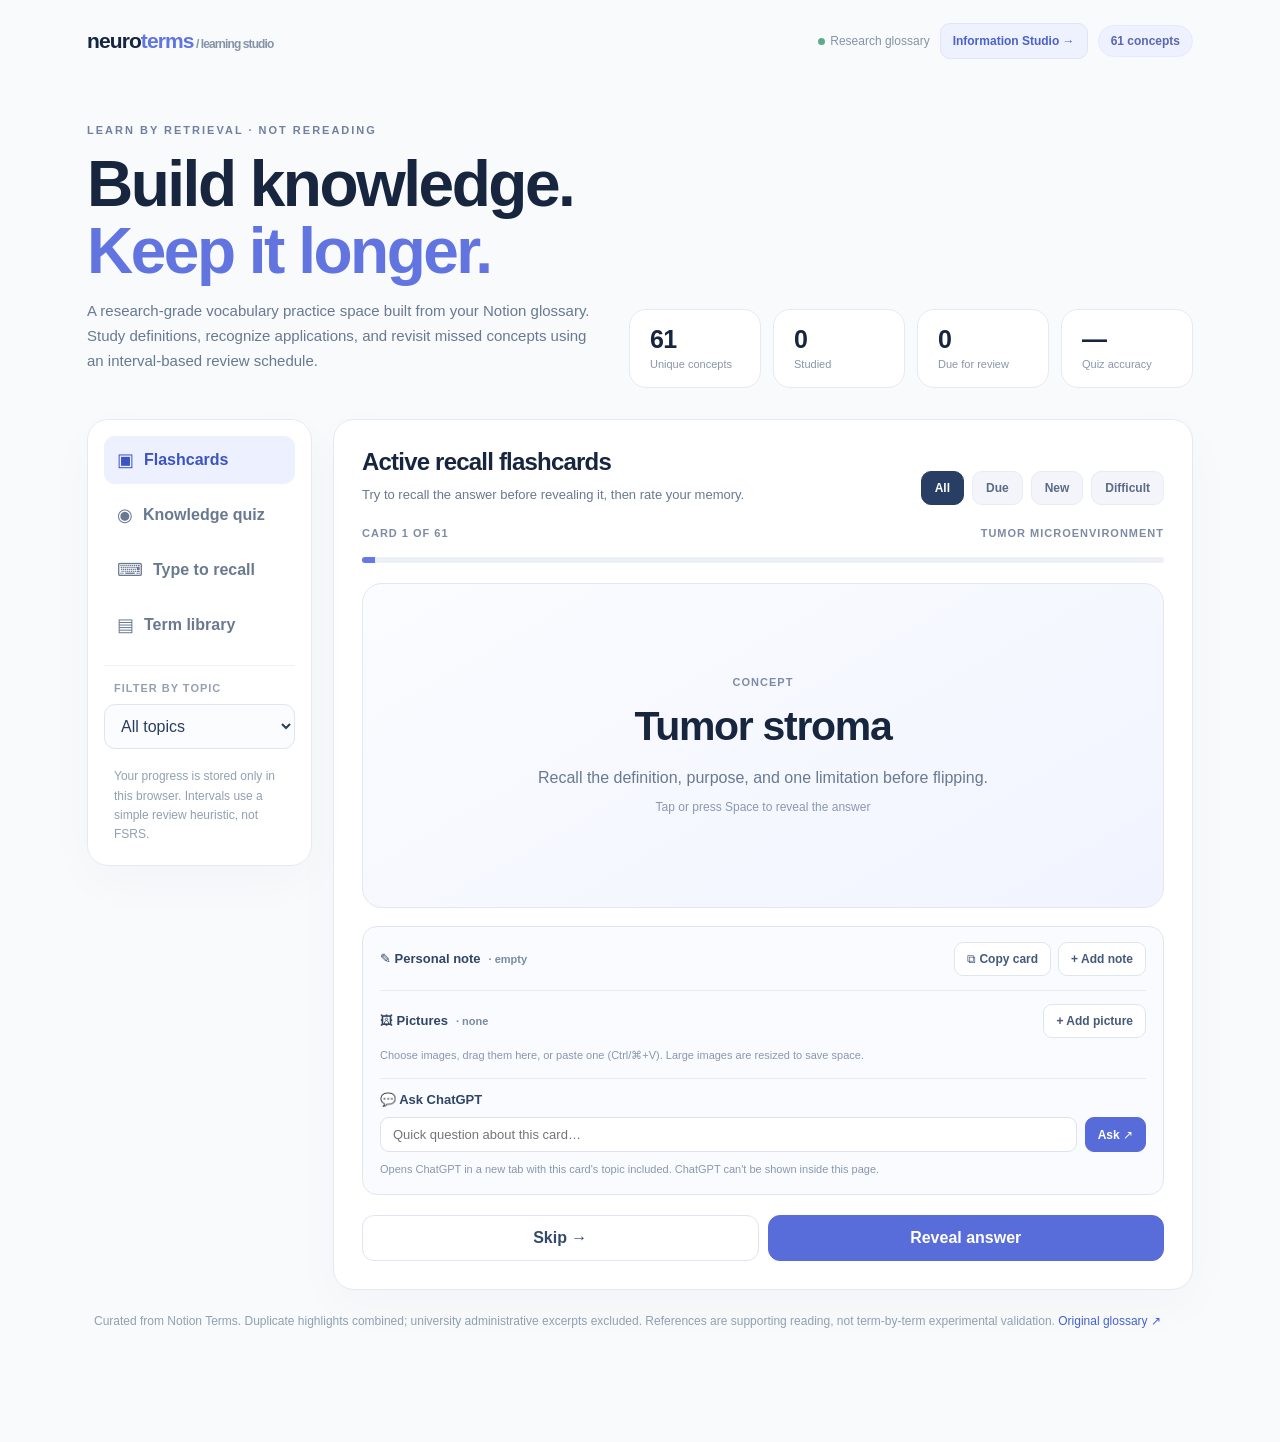
<file: neuroterms/index.html>
<!doctype html>
<html lang="en">
<head>
<meta charset="utf-8">
<meta name="viewport" content="width=device-width, initial-scale=1">
<meta name="theme-color" content="#f8fafc">
<title>NeuroTerms — Research Learning Studio</title>
<meta name="description" content="Evidence-aware flashcards, active recall, spaced review and applied concept quizzes for scientific terminology.">
<style>
:root{font-family:Inter,ui-sans-serif,-apple-system,BlinkMacSystemFont,"Segoe UI",sans-serif;background:#f8fafc;color:#17263e;font-synthesis:none}
*{box-sizing:border-box}
body{margin:0}
button,input,select{font:inherit}
button{cursor:pointer}
a{color:#4561d2;text-decoration:none}
a:hover{text-decoration:underline}
.shell{max-width:1150px;margin:auto;padding:23px 22px 90px}
nav{display:flex;align-items:center;justify-content:space-between;gap:16px}
.logo{font-size:21px;font-weight:850;letter-spacing:-.9px}
.logo strong{color:#6174e6}
.nav-right{display:flex;gap:10px;align-items:center}
.micro{font-size:12px;color:#8593a9}
.dot{width:7px;height:7px;background:#5dab8c;border-radius:50%;display:inline-block;margin-right:5px}
.tag{background:#eef1ff;color:#5a67b2;border:1px solid #e6eafd;font-weight:700;border-radius:99px;padding:8px 12px;font-size:12px}
.hero{padding:65px 0 31px;display:grid;grid-template-columns:1fr auto;gap:24px;align-items:end}
.overline{font-size:11px;font-weight:850;letter-spacing:2px;color:#7180a0;text-transform:uppercase}
h1{font-size:clamp(38px,5.8vw,64px);letter-spacing:-2.5px;line-height:1.04;margin:15px 0 15px}
h1 em{font-style:normal;color:#6274e0}
p{line-height:1.65;color:#687990}
.hero p{font-size:15px;max-width:625px}
.numbers{display:flex;gap:12px;flex-wrap:wrap;margin:4px 0 0}
.number{min-width:132px;padding:15px 20px;border:1px solid #e6eaf2;background:white;border-radius:17px}
.number b{font-size:25px;font-weight:800;display:block;letter-spacing:-.6px}
.number small{font-size:11px;color:#8996a8}
.layout{display:grid;grid-template-columns:225px minmax(0,1fr);gap:21px;align-items:start}
aside,.panel{background:white;border:1px solid #e5eaf2;border-radius:21px;box-shadow:0 16px 50px #17253b07}
aside{padding:16px;position:sticky;top:15px}
.menu{display:grid;gap:7px}
.menu button{display:flex;align-items:center;gap:10px;border:0;background:transparent;color:#697990;font-weight:700;text-align:left;padding:13px;border-radius:11px}
.menu button[aria-current="page"]{background:#edf1ff;color:#3b53c3}
.menu button span{font-size:18px}
.side-rule{height:1px;background:#edf0f6;margin:16px 0}
.side-label{font-size:11px;color:#92a0b2;font-weight:850;text-transform:uppercase;letter-spacing:1px;margin:10px}
select,input{width:100%;border:1px solid #dfe5ef;background:#fbfcfe;color:#293e5e;border-radius:11px;padding:12px;outline:0}
input:focus,select:focus{border-color:#6079e4;box-shadow:0 0 0 3px #6079e419}
.aside-note{font-size:12px;color:#91a0b1;line-height:1.6;margin:18px 10px 5px}
.panel{padding:28px;min-height:480px}
.section-title{font-size:24px;font-weight:820;letter-spacing:-.8px;margin:0 0 8px}
.subtitle{font-size:13px;margin:0 0 21px}
.row{display:flex;align-items:center;justify-content:space-between;gap:12px;flex-wrap:wrap}
.submenu{display:flex;gap:8px;flex-wrap:wrap}
button.small{padding:9px 13px;background:#f3f5fa;border:1px solid #e8ecf3;border-radius:10px;color:#596b86;font-size:12px;font-weight:750}
button.small.active{background:#283e65;color:white;border-color:#283e65}
.btn{border-radius:12px;padding:13px 18px;font-weight:760;border:1px solid #dfe6f1;background:white;color:#334a6c}
.btn.primary{background:#586cda;color:white;border-color:#586cda}
.btn.dark{background:#25395e;color:white;border-color:#25395e}
.btn.red{background:#fff4f2;color:#ba6056;border-color:#f3dcd9}
.btn.orange{background:#fff7e7;color:#93661b;border-color:#f4e5c7}
.btn.green{background:#eaf8ef;color:#257450;border-color:#d1eddd}
.btn:hover:not(:disabled){filter:brightness(.98)}
.btn:disabled{opacity:.45;cursor:not-allowed}
.progress{height:6px;border-radius:9px;background:#edf0f7;overflow:hidden;margin:18px 0 20px}
.progress>div{height:100%;background:#6479e8;transition:width .2s}
.meta{font-size:11px;letter-spacing:1px;font-weight:850;color:#7d8ba5;text-transform:uppercase}
.card{min-height:325px;padding:33px;background:linear-gradient(150deg,#fbfcff,#f1f4ff);border:1px solid #e2e7f6;border-radius:20px;margin:15px 0 18px;display:flex;flex-direction:column;align-items:center;justify-content:center;text-align:center;cursor:pointer}
.card h2{font-size:clamp(27px,4vw,41px);letter-spacing:-1.3px;margin:15px auto 6px;max-width:620px;overflow-wrap:anywhere}
.card p{max-width:650px;margin:9px auto;white-space:pre-line}
.card .note{font-size:12px;color:#8998af}
.info{border-radius:14px;background:#f5f7fb;padding:16px 19px;margin:11px 0}
.info b{display:block;font-size:11px;letter-spacing:1px;color:#556b91;margin:0 0 6px;text-transform:uppercase}
.info p{font-size:14px;margin:0;color:#42546e}
.buttons{display:flex;gap:9px;flex-wrap:wrap;margin-top:20px}
.buttons>*{flex:1;min-width:115px}
.question{background:#f7f9fe;border:1px solid #e8edf5;border-radius:16px;padding:22px;margin:18px 0}
.question h2{font-size:21px;line-height:1.45;font-weight:730;margin:14px 0 8px}
.choice{display:block;width:100%;text-align:left;border:1px solid #e4e9f2;background:white;color:#32445f;margin:8px 0;border-radius:12px;padding:15px;font-weight:620}
.choice:hover:not(:disabled){background:#f7f8ff}
.choice.correct{background:#eaf8ef;border-color:#70bb8c}
.choice.wrong{background:#fff0ef;border-color:#d88784}
.reply{background:#f4f7fc;color:#445877;border-radius:13px;padding:17px;line-height:1.65;margin:15px 0}
.library-grid{display:grid;grid-template-columns:repeat(2,minmax(0,1fr));gap:10px}
.term-item{text-align:left;padding:17px;border:1px solid #e5eaf2;background:#fff;border-radius:13px;min-width:0}
.term-item:hover{border-color:#8c9ce8}
.term-item b{display:block;font-size:14px;color:#233554;margin:8px 0 5px;overflow-wrap:anywhere}
.term-item small{display:block;color:#7e8da4;line-height:1.5}
.chip{display:inline-block;background:#eef2ff;color:#6170bb;padding:6px 9px;border-radius:8px;font-size:11px;font-weight:750}
.empty{text-align:center;padding:65px 20px;color:#8794ab}
dialog{border:1px solid #dfe5ef;border-radius:23px;max-width:710px;width:calc(100% - 30px);padding:28px;box-shadow:0 30px 90px #1b2d4d35;color:#213653}
dialog::backdrop{background:#12233b73}
dialog h2{font-size:28px;letter-spacing:-.8px}
dialog .dialog-close{float:right;background:#f0f2f8;border:0;border-radius:9px;font-size:22px;width:38px;height:38px}
.links{display:flex;gap:13px;flex-wrap:wrap;margin-top:17px;font-size:12px;font-weight:720}
kbd{font:inherit;background:#e9edf7;border-radius:5px;padding:2px 6px}
.note-line{font-size:12px;color:#90a0b3;margin-top:15px}
.hidden{display:none!important}
@media(max-width:830px){.hero{grid-template-columns:1fr;padding-top:43px}.layout{grid-template-columns:1fr}aside{position:static}.menu{display:flex;overflow:auto}.menu button{min-width:max-content}.side-rule,.side-label,.aside-note{display:none}.filter-wrap{display:flex;gap:8px;margin-top:12px}.filter-wrap select{max-width:340px}.panel{padding:20px}.card{padding:25px;min-height:290px}}
@media(max-width:540px){.shell{padding:20px 14px 70px}.hero{padding:38px 0 19px}h1{font-size:40px;letter-spacing:-2px}.numbers{gap:7px}.number{min-width:0;flex:1;padding:12px}.number b{font-size:21px}.number small{font-size:10px}.panel{padding:16px}.library-grid{grid-template-columns:1fr}.buttons{gap:7px}.buttons>*{min-width:calc(50% - 5px)}.card h2{font-size:29px}.nav-right .micro{display:none}}
</style>
</head>
<body>
<div class="shell">
<nav><div class="logo">neuro<strong>terms</strong><span class="micro"> / learning studio</span></div><div class="nav-right"><span class="micro"><span class="dot"></span>Research glossary</span><a href="./information/" style="font-size:12px;font-weight:780;border:1px solid #dfe5f3;background:#eef2ff;color:#4b61c9;border-radius:10px;padding:10px 12px;text-decoration:none">Information Studio →</a><span class="tag" id="totalTop">Loading…</span></div></nav>
<div class="hero">
<div><div class="overline">Learn by retrieval · not rereading</div><h1>Build knowledge.<br><em>Keep it longer.</em></h1><p>A research-grade vocabulary practice space built from your Notion glossary. Study definitions, recognize applications, and revisit missed concepts using an interval-based review schedule.</p></div>
<div class="numbers"><div class="number"><b id="count">—</b><small>Unique concepts</small></div><div class="number"><b id="studied">—</b><small>Studied</small></div><div class="number"><b id="due">—</b><small>Due for review</small></div><div class="number"><b id="accuracy">—</b><small>Quiz accuracy</small></div></div>
</div>
<div class="layout">
<aside>
<div class="menu">
<button id="nav-study" aria-current="page"><span>▣</span> Flashcards</button>
<button id="nav-quiz"><span>◉</span> Knowledge quiz</button>
<button id="nav-recall"><span>⌨</span> Type to recall</button>
<button id="nav-library"><span>▤</span> Term library</button>
</div>
<div class="side-rule"></div>
<div class="side-label">Filter by topic</div>
<div class="filter-wrap"><select id="category"><option value="all">All topics</option></select></div>
<p class="aside-note">Your progress is stored only in this browser. Intervals use a simple review heuristic, not FSRS.</p>
</aside>
<main class="panel">
<div id="loading"><h2 class="section-title">Opening your glossary</h2><p>Loading the curated terminology dataset…</p></div>
<section id="study" class="hidden">
<div class="row"><div><h2 class="section-title">Active recall flashcards</h2><p class="subtitle">Try to recall the answer before revealing it, then rate your memory.</p></div><div class="submenu"><button class="small active" data-pool="all">All</button><button class="small" data-pool="due">Due</button><button class="small" data-pool="new">New</button><button class="small" data-pool="weak">Difficult</button></div></div>
<div id="studyBody">
<div class="row meta"><span id="studyPosition"></span><span id="studyCategory"></span></div><div class="progress"><div id="studyProgress"></div></div>
<div class="card" id="flipcard" role="button" tabindex="0" aria-label="Flip flashcard"><span class="meta" id="cardSide">Concept</span><h2 id="cardTitle"></h2><p id="cardBody"></p><span class="note" id="cardHint">Tap or press Space to reveal the answer</span></div>
<div id="studyDetails" class="hidden"></div>
<div class="buttons" id="studyBefore"><button class="btn" id="skip">Skip →</button><button class="btn primary" id="reveal">Reveal answer</button></div>
<div class="buttons hidden" id="studyRating"><button class="btn red" data-grade="again">Again · 10m</button><button class="btn orange" data-grade="hard">Hard</button><button class="btn green" data-grade="good">Good</button><button class="btn primary" data-grade="easy">Easy</button></div>
</div>
<div id="studyComplete" class="hidden empty"><h2>Session complete</h2><p>You've worked through this set. Review again when the next cards are due.</p><button id="restartStudy" class="btn primary">Study again</button></div>
</section>
<section id="quiz" class="hidden">
<div class="row"><div><h2 class="section-title">Knowledge quiz</h2><p class="subtitle">Choose the concept that best matches a definition or realistic use case.</p></div><div class="submenu"><select id="quizLength" aria-label="Quiz length"><option value="10">10 questions</option><option value="20">20 questions</option><option value="all">All concepts</option></select></div></div>
<div id="quizBody"><div class="row meta"><span id="quizPosition"></span><span id="quizCategory"></span></div><div class="progress"><div id="quizProgress"></div></div><div class="question"><span class="chip" id="questionKind"></span><h2 id="quizQuestion"></h2></div><div id="choices"></div><div class="reply hidden" id="quizReply"></div><div class="buttons"><button class="btn" id="restartQuiz">Shuffle & restart</button><button class="btn primary" id="nextQuiz" disabled>Next question →</button></div></div>
<div id="quizComplete" class="hidden empty"><h2 id="quizScore"></h2><p id="quizScoreText"></p><div class="buttons"><button class="btn" id="quizAgain">Try another quiz</button><button class="btn primary" id="quizWeak">Review missed cards</button></div></div>
</section>
<section id="recall" class="hidden">
<h2 class="section-title">Type to recall</h2><p class="subtitle">No answer choices. Read the definition and retrieve the term from memory.</p>
<div class="row meta"><span id="recallPosition"></span><span id="recallCategory"></span></div><div class="progress"><div id="recallProgress"></div></div>
<div class="question"><span class="chip">Free recall</span><h2 id="recallQuestion"></h2></div>
<form id="recallForm"><input id="recallInput" type="text" autocomplete="off" spellcheck="false" placeholder="Type the scientific term…" aria-label="Your answer"><div class="buttons"><button type="submit" class="btn primary" id="checkRecall">Check answer</button><button type="button" class="btn" id="skipRecall">Skip</button></div></form>
<div class="reply hidden" id="recallReply"></div><div class="buttons hidden" id="recallContinue"><button id="nextRecall" class="btn primary">Next term →</button></div>
</section>
<section id="library" class="hidden"><div class="row"><div><h2 class="section-title">Term library</h2><p class="subtitle">Every curated concept includes a definition, application, caveat, and source.</p></div><span class="tag" id="libraryCount"></span></div><input id="search" placeholder="Search terms and definitions…" aria-label="Search terms"><p class="note-line" id="libraryStatus"></p><div class="library-grid" id="termGrid"></div></section>
</main>
</div>
<footer class="note-line" style="margin:24px 7px">Curated from Notion Terms. Duplicate highlights combined; university administrative excerpts excluded. References are supporting reading, not term-by-term experimental validation. <a href="https://app.notion.com/p/3df0932cac388145948cee2d54bc0202" target="_blank" rel="noopener">Original glossary ↗</a></footer>
</div>
<dialog id="detailDialog"><button class="dialog-close" id="closeDialog" aria-label="Close">×</button><span class="chip" id="detailCategory"></span><h2 id="detailTitle"></h2><div id="detailBody"></div><div id="detailLinks" class="links"></div></dialog>
<script>
"use strict";
const $=id=>document.getElementById(id);
const storeKey="neuroterms-studio-v2";
let terms=[],termById={},progress={},answerHistory={right:0,total:0},tab="study",category="all",poolType="all",studyPool=[],studyIndex=0,revealed=false,quizPool=[],quizIndex=0,quizCorrect=0,quizMissed=[],quizAnswered=false,recallPool=[],recallIndex=0,recallAnswered=false;
const day=86400000;
const shuffled=a=>{const x=[...a];for(let i=x.length-1;i>0;i--){const j=Math.floor(Math.random()*(i+1));[x[i],x[j]]=[x[j],x[i]]}return x};
const norm=s=>String(s||"").toLocaleLowerCase("en").normalize("NFKD").replace(/[\u2010-\u2015]/g,"-").replace(/[^a-z0-9]+/g," ").replace(/\s+/g," ").trim();
const row=id=>progress[id]||(progress[id]={seen:false,reps:0,ease:2.5,interval:0,due:0,wrong:0,lastGrade:""});
const save=()=>{try{localStorage.setItem(storeKey,JSON.stringify({progress,answerHistory}))}catch{}updateStats()};
function loadProgress(){try{const o=JSON.parse(localStorage.getItem(storeKey)||"null");if(o){progress=o.progress||{};answerHistory=o.answerHistory||answerHistory}}catch{}
try{const old=JSON.parse(localStorage.getItem("neuroterms-v1")||"null");if(old&&!localStorage.getItem("neuroterms-v1-migrated")){const map=[45,58,59,60,54,64,24,5,46,31];map.forEach((id,i)=>{if(old.known&&old.known[i]){const p=row("term-"+id);p.seen=true;p.reps=1;p.interval=1;p.due=Date.now()+day}});localStorage.setItem("neuroterms-v1-migrated","1");save()}}catch{}}
const matches=t=>category==="all"||t.category===category;
const filtered=()=>terms.filter(matches);
const isDue=t=>{const p=row(t.id);return p.seen&&p.due<=Date.now()};
const isWeak=t=>{const p=row(t.id);return p.lastGrade==="again"||p.lastGrade==="hard"||p.wrong>0&&p.reps<2};
function updateStats(){if(!terms.length)return;$("count").textContent=terms.length;$("totalTop").textContent=terms.length+" concepts";$("studied").textContent=terms.filter(t=>row(t.id).seen).length;$("due").textContent=terms.filter(isDue).length;$("accuracy").textContent=answerHistory.total?Math.round(answerHistory.right/answerHistory.total*100)+"%":"—"}
function setTab(name){tab=name;["study","quiz","recall","library"].forEach(n=>{$(n).classList.toggle("hidden",name!==n);$("nav-"+n).setAttribute("aria-current",n===name?"page":"false")});if(name==="study")startStudy();if(name==="quiz")startQuiz();if(name==="recall")startRecall();if(name==="library")renderLibrary()}
function grade(t,type){const p=row(t.id),now=Date.now();if(type==="again"){p.reps=0;p.interval=10/1440;p.ease=Math.max(1.3,p.ease-.2);p.wrong++}else if(type==="hard"){p.reps++;p.interval=p.seen?Math.max(.5,p.interval*1.2):.5;p.ease=Math.max(1.3,p.ease-.1)}else if(type==="easy"){p.reps++;p.interval=p.seen?Math.max(4,p.interval*p.ease*1.3):4;p.ease+=.15}else{p.reps++;p.interval=p.seen?Math.max(1,p.interval*p.ease):1}p.seen=true;p.due=now+p.interval*day;p.lastGrade=type;save()}
function studyCandidates(){const list=filtered();if(poolType==="due")return list.filter(isDue);if(poolType==="new")return list.filter(t=>!row(t.id).seen);if(poolType==="weak")return list.filter(isWeak);return list}
function startStudy(custom){studyPool=custom||shuffled(studyCandidates());studyIndex=0;revealed=false;renderStudy()}
window.flashcardCopy=()=>{const t=studyPool[studyIndex];if(!t)return null;return{title:t.title,category:t.category,front:t.title,back:t.definition,details:el=>fillInfo(el,t)}};function renderStudy(){const t=studyPool[studyIndex];$("studyComplete").classList.toggle("hidden",!!t);$("studyBody").classList.toggle("hidden",!t);if(!t)return;$("flipcard").dataset.noteId=t.id;$("flipcard").dataset.noteTitle=t.title;$("studyPosition").textContent="CARD "+(studyIndex+1)+" OF "+studyPool.length;$("studyCategory").textContent=t.category;$("studyProgress").style.width=100*(studyIndex+1)/studyPool.length+"%";$("cardSide").textContent=revealed?"DEFINITION":"CONCEPT";$("cardTitle").textContent=revealed?"What it means":t.title;$("cardBody").textContent=revealed?t.definition:"Recall the definition, purpose, and one limitation before flipping.";$("cardHint").textContent=revealed?"Consider the example and caveat below":"Tap or press Space to reveal the answer";$("studyBefore").classList.toggle("hidden",revealed);$("studyRating").classList.toggle("hidden",!revealed);$("studyDetails").classList.toggle("hidden",!revealed);if(revealed)fillInfo($("studyDetails"),t)}
function flip(){if(!studyPool[studyIndex])return;revealed=!revealed;renderStudy()}
function nextStudy(){studyIndex++;revealed=false;renderStudy()}
function newElement(type,text,cls){const n=document.createElement(type);if(cls)n.className=cls;if(text!==undefined)n.textContent=text;return n}
function appendInfo(parent,label,text){const b=newElement("div",undefined,"info");b.appendChild(newElement("b",label));b.appendChild(newElement("p",text));parent.appendChild(b)}
function fillInfo(parent,t){parent.replaceChildren();appendInfo(parent,"Research application",t.application);appendInfo(parent,"Important distinction / limitation",t.caution);const links=newElement("div",undefined,"links");if(t.reference){const a=newElement("a","Peer-reviewed supporting paper ↗");a.href=t.reference.url;a.target="_blank";a.rel="noopener";a.title=t.reference.label;links.appendChild(a)}if(t.notion&&t.notion.length){const a=newElement("a","Original Notion highlight ↗");a.href=t.notion[0];a.target="_blank";a.rel="noopener";links.appendChild(a)}parent.appendChild(links)}
function quizLength(){const x=$("quizLength").value;return x==="all"?Infinity:Number(x)}
function startQuiz(){quizPool=shuffled(filtered()).slice(0,quizLength());quizIndex=0;quizCorrect=0;quizMissed=[];$("quizComplete").classList.add("hidden");$("quizBody").classList.remove("hidden");renderQuiz()}
function makeChoices(t){const same=shuffled(filtered().filter(x=>x.id!==t.id&&x.category===t.category));const all=shuffled(filtered().filter(x=>x.id!==t.id&&!same.includes(x)));return shuffled([t,...same,...all].slice(0,4))}
function renderQuiz(){const t=quizPool[quizIndex];if(!t){$("quizBody").classList.add("hidden");$("quizComplete").classList.remove("hidden");$("quizScore").textContent=quizCorrect+" / "+quizPool.length+" correct";$("quizScoreText").textContent=quizMissed.length?quizMissed.length+" concepts need another look.":"All correct — try free recall for a harder test.";return}quizAnswered=false;$("quizPosition").textContent="QUESTION "+(quizIndex+1)+" OF "+quizPool.length;$("quizCategory").textContent=t.category;$("quizProgress").style.width=100*(quizIndex+1)/quizPool.length+"%";const byScenario=quizIndex%2===1;$("questionKind").textContent=byScenario?"APPLICATION":"DEFINITION";$("quizQuestion").textContent=(byScenario?"Which concept best fits this research scenario?\n\n":"Which term matches this definition?\n\n")+(byScenario?t.application:t.definition);$("choices").replaceChildren();$("quizReply").classList.add("hidden");$("nextQuiz").disabled=true;$("nextQuiz").textContent="Next question →";makeChoices(t).forEach((choice,i)=>{const b=newElement("button",String.fromCharCode(65+i)+". "+choice.title,"choice");b.onclick=()=>chooseAnswer(choice.id);b.dataset.choice=choice.id;$("choices").appendChild(b)})}
function chooseAnswer(id){if(quizAnswered)return;quizAnswered=true;const t=quizPool[quizIndex],ok=id===t.id;answerHistory.total++;if(ok){answerHistory.right++;quizCorrect++}else{quizMissed.push(t);const p=row(t.id);p.wrong++;p.lastGrade="again";p.seen=true;p.due=Date.now()}save();[...$("choices").children].forEach(b=>{b.disabled=true;if(b.dataset.choice===t.id)b.classList.add("correct");else if(b.dataset.choice===id)b.classList.add("wrong")});$("quizReply").replaceChildren();$("quizReply").appendChild(newElement("b",ok?"Correct · "+t.title:"Not quite · Correct answer: "+t.title));$("quizReply").appendChild(newElement("p",t.caution));if(t.reference){const a=newElement("a","Supporting paper ↗");a.href=t.reference.url;a.target="_blank";a.rel="noopener";$("quizReply").appendChild(a)}$("quizReply").classList.remove("hidden");$("nextQuiz").disabled=false;$("nextQuiz").textContent=quizIndex===quizPool.length-1?"See results →":"Next question →"}
function finishQuiz(){quizIndex++;renderQuiz()}
function startRecall(){recallPool=shuffled(filtered());recallIndex=0;renderRecall()}
function renderRecall(){if(recallIndex>=recallPool.length){$("recallPosition").textContent="DONE";$("recallCategory").textContent="";$("recallProgress").style.width="100%";$("recallQuestion").textContent="All "+recallPool.length+" concepts checked. Return to flashcards or try again.";$("recallForm").classList.add("hidden");$("recallReply").classList.add("hidden");$("recallContinue").classList.remove("hidden");$("nextRecall").textContent="Start again →";return}const t=recallPool[recallIndex];recallAnswered=false;$("recallForm").classList.remove("hidden");$("recallContinue").classList.add("hidden");$("recallReply").classList.add("hidden");$("recallInput").disabled=false;$("recallInput").value="";$("recallPosition").textContent="RECALL "+(recallIndex+1)+" OF "+recallPool.length;$("recallCategory").textContent=t.category;$("recallProgress").style.width=100*(recallIndex+1)/recallPool.length+"%";$("recallQuestion").textContent=t.definition}
function checkRecall(skip){if(recallAnswered)return;const t=recallPool[recallIndex];const response=norm($("recallInput").value);if(!skip&&!response)return;const accepted=[t.title,...(t.aliases||[])].map(norm);const ok=!skip&&accepted.includes(response);answerHistory.total++;if(ok)answerHistory.right++;else{const p=row(t.id);p.wrong++;p.seen=true;p.due=Date.now();p.lastGrade="again"}save();recallAnswered=true;$("recallReply").replaceChildren();$("recallReply").appendChild(newElement("b",(ok?"Correct: ":"Answer: ")+t.title));$("recallReply").appendChild(newElement("p",t.application));$("recallReply").appendChild(newElement("p","Important: "+t.caution));$("recallReply").classList.remove("hidden");$("recallForm").classList.add("hidden");$("recallContinue").classList.remove("hidden");$("nextRecall").textContent="Next term →"}
function renderLibrary(){const search=norm($("search").value);const list=filtered().filter(t=>norm(t.title+" "+t.definition+" "+t.category).includes(search));$("libraryCount").textContent=list.length+" terms";$("libraryStatus").textContent="Select a concept to see the full card and references.";$("termGrid").replaceChildren();if(!list.length){$("termGrid").appendChild(newElement("p","No matching terms found.","empty"));return}list.forEach(t=>{const b=newElement("button",undefined,"term-item");b.appendChild(newElement("span",t.category,"chip"));b.appendChild(newElement("b",t.title));b.appendChild(newElement("small",t.definition));b.onclick=()=>openDetail(t);$("termGrid").appendChild(b)})}
function openDetail(t){$("detailCategory").textContent=t.category;$("detailTitle").textContent=t.title;$("detailBody").replaceChildren();appendInfo($("detailBody"),"Definition",t.definition);appendInfo($("detailBody"),"Example / application",t.application);appendInfo($("detailBody"),"Important distinction",t.caution);$("detailLinks").replaceChildren();if(t.reference){const a=newElement("a",t.reference.label+" ↗");a.href=t.reference.url;a.target="_blank";a.rel="noopener";$("detailLinks").appendChild(a)}(t.notion||[]).forEach((u,i)=>{const a=newElement("a","Notion source "+(i+1)+" ↗");a.href=u;a.target="_blank";a.rel="noopener";$("detailLinks").appendChild(a)});$("detailDialog").showModal()}
async function init(){try{const r=await fetch("./terms.json",{cache:"no-store"});if(!r.ok)throw Error("HTTP "+r.status);const data=await r.json();if(!data.terms||!data.terms.length)throw Error("No terms available");terms=data.terms;termById=Object.fromEntries(terms.map(t=>[t.id,t]));const ids=new Set();for(const t of terms){if(ids.has(t.id)||!t.title||!t.definition||!t.application||!t.caution||!t.category||!t.notion?.length)throw Error("Incomplete or duplicate concept: "+t.id);ids.add(t.id)}loadProgress();const cats=[...new Set(terms.map(t=>t.category))].sort();cats.forEach(c=>{const o=newElement("option",c);o.value=c;$("category").appendChild(o)});$("loading").classList.add("hidden");updateStats();setTab("study")}catch(e){$("loading").replaceChildren(newElement("h2","Could not load glossary","section-title"),newElement("p",String(e)+". Open the hosted GitHub Pages site and try a refresh."))}}
["study","quiz","recall","library"].forEach(n=>$("nav-"+n).onclick=()=>setTab(n));
$("category").onchange=e=>{category=e.target.value;setTab(tab)};
document.querySelectorAll("[data-pool]").forEach(b=>b.onclick=()=>{poolType=b.dataset.pool;document.querySelectorAll("[data-pool]").forEach(x=>x.classList.toggle("active",x===b));startStudy()});
$("flipcard").onclick=flip;$("flipcard").onkeydown=e=>{if(e.key===" "||e.key==="Enter"){e.preventDefault();flip()}};
$("reveal").onclick=()=>{revealed=true;renderStudy()};$("skip").onclick=nextStudy;document.querySelectorAll("[data-grade]").forEach(b=>b.onclick=()=>{grade(studyPool[studyIndex],b.dataset.grade);nextStudy()});$("restartStudy").onclick=()=>{poolType="all";startStudy()};
$("quizLength").onchange=startQuiz;$("restartQuiz").onclick=startQuiz;$("nextQuiz").onclick=finishQuiz;$("quizAgain").onclick=startQuiz;$("quizWeak").onclick=()=>{poolType="weak";studyPool=quizMissed.length?shuffled(quizMissed):shuffled(filtered());studyIndex=0;revealed=false;tab="study";["study","quiz","recall","library"].forEach(n=>{$(n).classList.toggle("hidden",n!=="study");$("nav-"+n).setAttribute("aria-current",n==="study"?"page":"false")});renderStudy()};
$("recallForm").onsubmit=e=>{e.preventDefault();checkRecall(false)};$("skipRecall").onclick=()=>checkRecall(true);$("nextRecall").onclick=()=>{if(recallIndex>=recallPool.length)startRecall();else{recallIndex++;renderRecall()}};
$("search").oninput=renderLibrary;$("closeDialog").onclick=()=>$("detailDialog").close();
init();
</script>
<script src="./card-notes.js" data-card="#flipcard" data-namespace="neuroterms-card-notes-v1" defer></script></body>
</html>
</file>
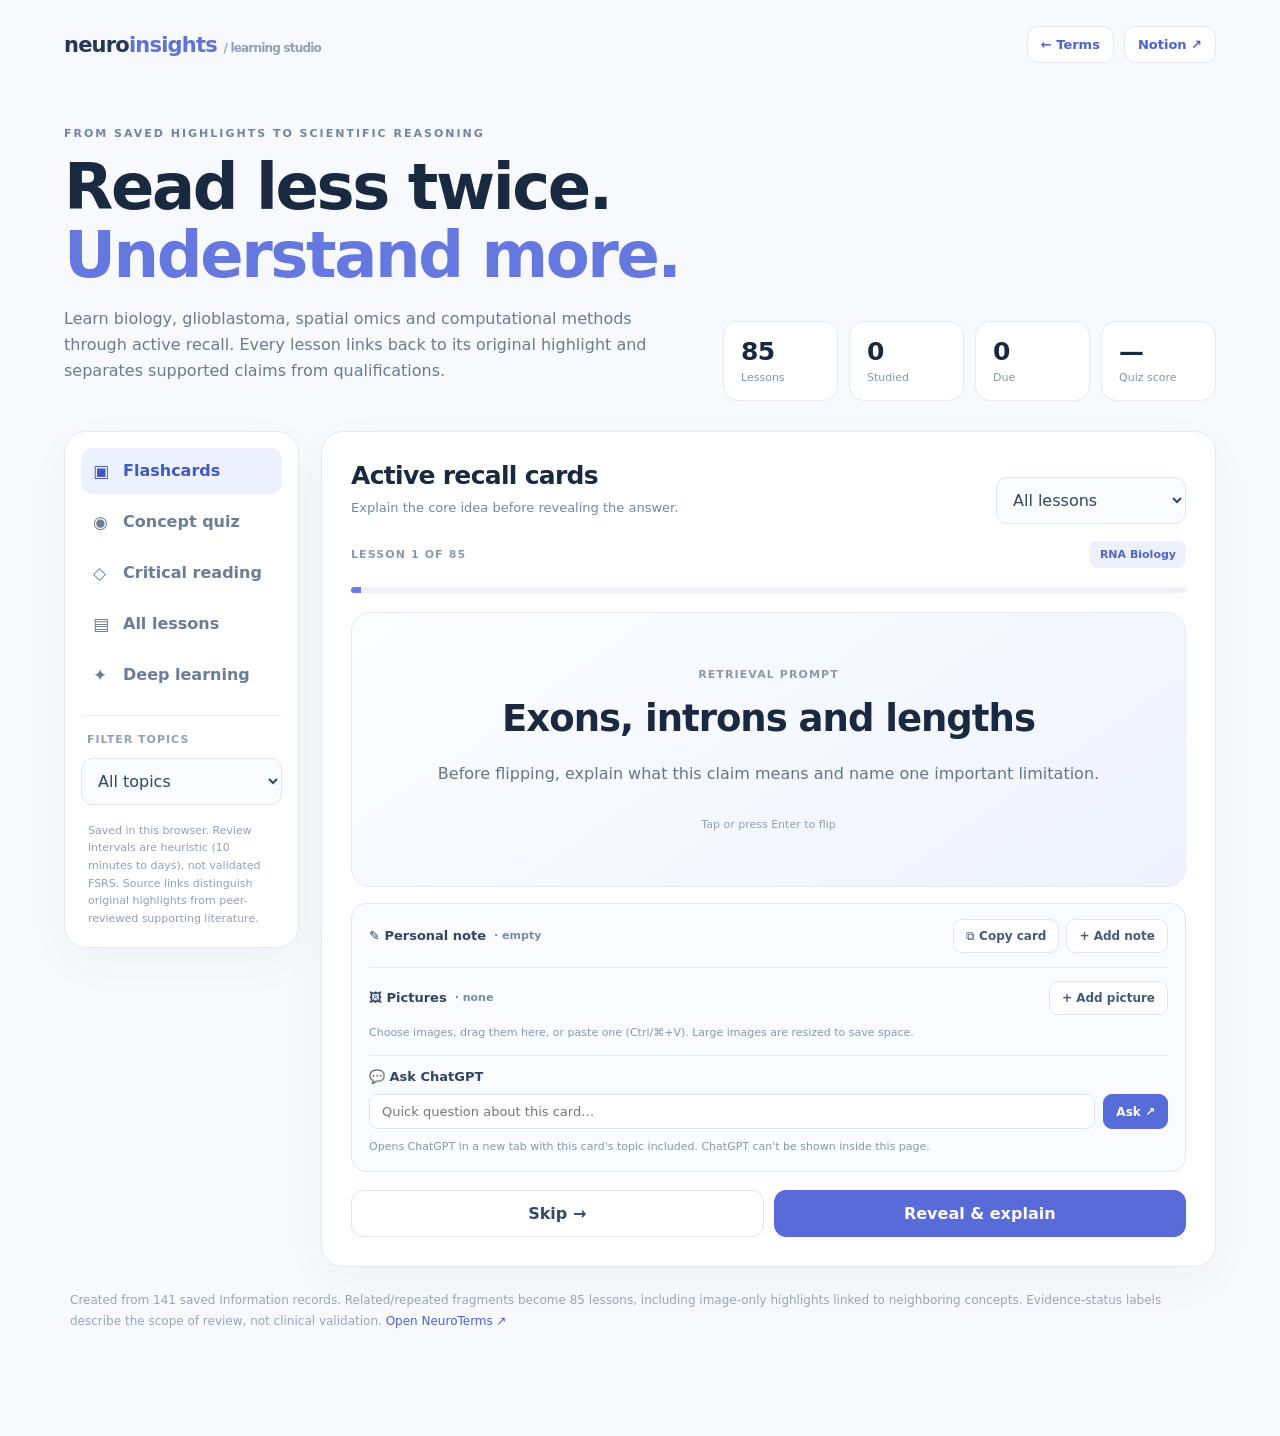
<file: neuroterms/information/index.html>
<!doctype html>
<html lang="en"><head><meta charset="utf-8"><meta name="viewport" content="width=device-width, initial-scale=1"><meta name="theme-color" content="#f8fafc"><title>NeuroInsights — Active Research Learning</title><meta name="description" content="Evidence-aware active recall from 141 research highlights in the Information glossary.">
<style>
:root{font-family:Inter,-apple-system,BlinkMacSystemFont,"Segoe UI",system-ui,sans-serif;background:#f7f9fc;color:#192940;font-synthesis:none}
*{box-sizing:border-box}
body{margin:0}
button,input,select{font:inherit}
button{cursor:pointer}
a{text-decoration:none;color:#4962ce}
a:hover{text-decoration:underline}
.wrapper{max-width:1200px;margin:auto;padding:26px 24px 80px}
.nav{display:flex;align-items:center;justify-content:space-between;gap:15px}
.wordmark{font-size:21px;font-weight:840;letter-spacing:-.8px;color:#253855}
.wordmark b{color:#6073d5}
.mini{color:#91a0b5;font-size:12px}
.links{display:flex;gap:10px;align-items:center;flex-wrap:wrap}
.navlink{font-size:13px;border:1px solid #e3e8f2;border-radius:11px;background:#fff;padding:10px 13px;font-weight:700}
.hero{padding:64px 0 30px;display:flex;justify-content:space-between;align-items:end;gap:25px;flex-wrap:wrap}
.eyebrow{color:#7284a3;font-size:11px;text-transform:uppercase;letter-spacing:2px;font-weight:800}
h1{margin:14px 0;line-height:1.06;letter-spacing:-2.4px;font-size:clamp(39px,6vw,64px)}
h1 em{color:#6578df;font-style:normal}
.hero p{max-width:625px;line-height:1.65;color:#6b7a91}
.summary{display:flex;gap:11px;flex-wrap:wrap}
.kpi{min-width:115px;background:#fff;border:1px solid #e4e9f3;border-radius:15px;padding:15px 17px}
.kpi strong{font-size:25px;display:block;letter-spacing:-.7px}
.kpi small{font-size:11px;color:#8694a8}
.workspace{display:grid;grid-template-columns:235px minmax(0,1fr);gap:22px}
.sidebar,.main{background:#fff;border:1px solid #e4e9f2;border-radius:22px;box-shadow:0 15px 50px #1e2b4708}
.sidebar{padding:16px;align-self:start;position:sticky;top:20px}
.menu{display:grid;gap:5px}
.menu button{background:none;border:0;border-radius:11px;padding:13px 12px;text-align:left;color:#6b7d97;font-weight:730;display:flex;align-items:center;gap:10px}
.menu button.active{background:#edf0ff;color:#4259bf}
.ico{font-size:17px;min-width:20px}
.rule{height:1px;background:#eff1f7;margin:17px 0}
.side-label{color:#94a0b1;font-size:11px;letter-spacing:1px;font-weight:780;text-transform:uppercase;margin:5px 6px 12px}
input,select{width:100%;background:#fafbff;border:1px solid #e2e7ef;border-radius:11px;padding:12px;color:#324665;outline:none}
input:focus,select:focus{border-color:#7e8ff2;box-shadow:0 0 0 3px #748cf124}
.sidehelp{font-size:11px;color:#92a0b2;line-height:1.6;margin:17px 7px 4px}
.main{padding:29px;min-height:505px}
h2{font-size:25px;letter-spacing:-.7px;margin:0 0 8px}
.sub{font-size:13px;margin:0 0 22px;color:#79879b;line-height:1.6}
.row{display:flex;align-items:center;justify-content:space-between;gap:12px;flex-wrap:wrap}
.chip{display:inline-block;background:#edf1ff;color:#5066c1;font-size:11px;padding:7px 10px;border-radius:8px;font-weight:730}
.chip.amber{background:#fff6e8;color:#96621d}
.chip.red{background:#fff0ef;color:#a94d4b}
.chip.green{background:#ebf9ef;color:#24774c}
.kicker{color:#8c99ad;font-size:11px;text-transform:uppercase;letter-spacing:1.1px;font-weight:800}
.progress{height:6px;background:#eff2f8;border-radius:20px;overflow:hidden;margin:19px 0}
.progress div{height:100%;background:#6b7ae9;transition:width .2s}
.flash{min-height:275px;display:flex;flex-direction:column;align-items:center;justify-content:center;text-align:center;background:linear-gradient(145deg,#fcfdff,#eff3ff);border:1px solid #e2e9f7;border-radius:19px;padding:30px;margin-bottom:16px;cursor:pointer}
.flash h3{font-size:clamp(24px,4vw,37px);letter-spacing:-1px;line-height:1.2;margin:16px auto 12px;max-width:680px}
.flash p{line-height:1.65;color:#63748d;max-width:675px;margin:8px auto}
.flash .tip{font-size:11px;color:#8da0b8;margin-top:22px}
.info{background:#f5f7fc;border-radius:13px;padding:16px 19px;margin:11px 0}
.info label{display:block;text-transform:uppercase;font-size:10px;letter-spacing:1.2px;font-weight:800;color:#607395;margin-bottom:7px}
.info div{font-size:14px;color:#405370;line-height:1.65;white-space:pre-line}
.buttons{display:flex;gap:10px;margin-top:17px;flex-wrap:wrap}
.btn{background:#fff;border:1px solid #dfe5f0;border-radius:12px;color:#334867;padding:13px 17px;font-weight:750;flex:1;min-width:110px}
.btn.primary{color:#fff;background:#596bd8;border-color:#596bd8}
.btn.again{background:#fff3f1;color:#b25d51}
.btn.hard{background:#fff9e8;color:#a27c29}
.btn.good{background:#ecf8f0;color:#3d805b}
.btn:disabled{opacity:.45;cursor:not-allowed}
.choices{display:grid;gap:10px;margin-top:15px}
.choice{text-align:left;width:100%;border:1px solid #e1e7ef;border-radius:13px;background:#fff;color:#314660;padding:17px;font-weight:600;line-height:1.5}
.choice:hover:not(:disabled){background:#f7f9ff;border-color:#a1aef1}
.choice:disabled{cursor:default}
.choice.right{background:#eaf8f0;border-color:#73bc96}
.choice.wrong{background:#fff0ed;border-color:#e6a6a0}
.questionbox{background:#f7f9ff;border:1px solid #e7ecf7;padding:23px;border-radius:15px;margin:17px 0}
.questionbox p{font-size:21px;line-height:1.5;font-weight:680;color:#263856;margin:15px 0 0}
.library{display:grid;grid-template-columns:repeat(2,minmax(0,1fr));gap:10px;margin-top:15px}
.item{background:#fff;border:1px solid #e4eaf2;border-radius:13px;text-align:left;padding:17px;min-width:0}
.item:hover{border-color:#9caaf3}
.item h3{font-size:15px;margin:10px 0 5px;color:#283c58}
.item p{font-size:12px;line-height:1.55;color:#75849a;margin:0}
.status{display:inline-block;font-size:11px;color:#7a89a1}
.empty{text-align:center;padding:75px 20px;color:#8b9aad}
.hidden{display:none!important}
.feedback{background:#f4f6fc;padding:17px 18px;border-radius:14px;margin:15px 0;line-height:1.65;color:#435674}
.feedback strong{display:block;color:#223957;margin-bottom:8px}
.source-links{display:flex;flex-wrap:wrap;gap:11px;font-size:12px;font-weight:750;margin-top:14px}
dialog{width:min(710px,calc(100% - 24px));border:1px solid #dce4f0;border-radius:23px;padding:25px;box-shadow:0 30px 120px #0d1b3545;color:#243853}
dialog::backdrop{background:#1927448a}
dialog h2{margin-top:12px}
.close{float:right;border:0;border-radius:9px;background:#eff2f9;color:#4d607b;font-size:25px;width:36px;height:36px}
.original{font-size:13px;line-height:1.6;color:#65768f;border-left:3px solid #d5dcf4;padding-left:12px;max-height:110px;overflow:auto;margin:10px 0}
.footer{font-size:12px;color:#99a5b6;line-height:1.8;margin:23px 6px}
@media(max-width:900px){.hero{padding-top:40px}.workspace{grid-template-columns:1fr}.sidebar{position:static}.menu{display:flex;overflow:auto}.menu button{min-width:max-content}.sidehelp,.side-label,.rule{display:none}.sidebar select{margin-top:10px}.main{padding:20px}}
@media(max-width:540px){.wrapper{padding:18px 13px 50px}.hero{padding:33px 0 22px}h1{font-size:39px}.kpi{flex:1;min-width:76px;padding:12px}.kpi strong{font-size:21px}.kpi small{font-size:10px}.main{padding:16px}.flash{min-height:255px;padding:20px}.flash h3{font-size:26px}.buttons{gap:7px}.btn{min-width:calc(50% - 5px)}.library{grid-template-columns:1fr}.questionbox p{font-size:18px}}

.marker-matrix{margin:18px 0;overflow-x:auto}
.marker-matrix h3,.worked-cases h3{font-size:15px;color:#283f65;letter-spacing:-.2px}
.marker-matrix table{width:100%;min-width:570px;border-collapse:separate;border-spacing:0;font-size:12px;line-height:1.6}
.marker-matrix th,.marker-matrix td{padding:13px 12px;text-align:left;vertical-align:top;border-bottom:1px solid #e3e8f2}
.marker-matrix th{background:#edf1fc;color:#2e4775;font-weight:800}
.marker-matrix td:first-child{font-weight:750;color:#2e4775}
.marker-matrix caption{text-align:left;color:#8492a9;font-size:11px;padding:3px 0 9px}
.worked-cases{margin:18px 0}
.worked-cases details{border:1px solid #dfe7f5;border-radius:11px;margin:8px 0;padding:12px 14px;background:#fbfcff}
.worked-cases summary{font-family:ui-monospace,monospace;font-size:12px;line-height:1.7;font-weight:700;cursor:pointer;color:#304c84}
.worked-cases p{font-size:13px;line-height:1.6;color:#445975}
</style></head><body>
<div class="wrapper">
<nav class="nav"><div class="wordmark">neuro<b>insights</b> <span class="mini">/ learning studio</span></div><div class="links"><a class="navlink" href="../">← Terms</a><a class="navlink" href="https://app.notion.com/p/3df0932cac3881168c1ad8e302064034" target="_blank" rel="noopener">Notion ↗</a></div></nav>
<div class="hero"><div><div class="eyebrow">From saved highlights to scientific reasoning</div><h1>Read less twice.<br><em>Understand more.</em></h1><p>Learn biology, glioblastoma, spatial omics and computational methods through active recall. Every lesson links back to its original highlight and separates supported claims from qualifications.</p></div>
<div class="summary"><div class="kpi"><strong id="total">—</strong><small>Lessons</small></div><div class="kpi"><strong id="studied">—</strong><small>Studied</small></div><div class="kpi"><strong id="due">—</strong><small>Due</small></div><div class="kpi"><strong id="accuracy">—</strong><small>Quiz score</small></div></div></div>
<div class="workspace"><aside class="sidebar"><div class="menu">
<button class="active" id="nav-cards"><span class="ico">▣</span>Flashcards</button>
<button id="nav-quiz"><span class="ico">◉</span>Concept quiz</button>
<button id="nav-critical"><span class="ico">◇</span>Critical reading</button>
<button id="nav-library"><span class="ico">▤</span>All lessons</button>
</div><div class="rule"></div><div class="side-label">Filter topics</div><select id="topic" aria-label="Topic"><option value="all">All topics</option></select>
<p class="sidehelp">Saved in this browser. Review intervals are heuristic (10 minutes to days), not validated FSRS. Source links distinguish original highlights from peer-reviewed supporting literature.</p></aside>
<main class="main"><section id="load"><h2>Loading learning material</h2><p class="sub">Opening curated lessons and their original Information highlights…</p></section>
<section id="cards" class="hidden"><div class="row"><div><h2>Active recall cards</h2><p class="sub">Explain the core idea before revealing the answer.</p></div><select id="pool" style="max-width:190px"><option value="all">All lessons</option><option value="due">Due now</option><option value="new">New lessons</option><option value="hard">Difficult / missed</option></select></div>
<div id="cardActive"><div class="row"><span class="kicker" id="cardPosition"></span><span id="cardCategory" class="chip"></span></div><div class="progress"><div id="cardProgress"></div></div>
<div class="flash" tabindex="0" role="button" aria-label="Reveal flashcard" id="flash"><span class="kicker" id="face">PROMPT</span><h3 id="flashTitle"></h3><p id="flashBody"></p><span class="tip">Tap or press Enter to flip</span></div>
<div id="details" class="hidden"></div>
<div class="buttons" id="cardControls"><button class="btn" id="skip">Skip →</button><button class="btn primary" id="reveal">Reveal & explain</button></div>
<div class="buttons hidden" id="grades"><button class="btn again" data-grade="again">Again</button><button class="btn hard" data-grade="hard">Hard</button><button class="btn good" data-grade="good">Good</button><button class="btn primary" data-grade="easy">Easy</button></div></div>
<div id="cardEmpty" class="empty hidden"><h2>Session complete</h2><p>Your selected pool is complete. You can study another category or start a quiz.</p><button class="btn primary" id="restartCards">Study again</button></div></section>
<section id="quiz" class="hidden"><div class="row"><div><h2>Concept quiz</h2><p class="sub">Test whether you can apply the idea, not merely recognize a term.</p></div><select id="quizSize" style="max-width:165px"><option value="10">10 questions</option><option value="20">20 questions</option><option value="all">All lessons</option></select></div>
<div id="quizActive"><div class="row"><span class="kicker" id="quizPosition"></span><span class="chip" id="quizCategory"></span></div><div class="progress"><div id="quizProgress"></div></div><div class="questionbox"><span class="kicker">Applied understanding</span><p id="quizQuestion"></p></div><div class="choices" id="choices"></div><div id="feedback" class="feedback hidden"></div><div class="buttons"><button class="btn" id="restartQuiz">New quiz</button><button class="btn primary" id="nextQuiz" disabled>Next →</button></div></div>
<div id="quizFinished" class="empty hidden"><h2 id="score"></h2><p id="scoreText"></p><div class="buttons"><button class="btn primary" id="quizAgain">Try again</button><button class="btn" id="reviewMissed">Review missed</button></div></div></section>
<section id="critical" class="hidden"><div class="row"><div><h2>Critical reading lab</h2><p class="sub">Recognize assumptions, claims that need evidence, and overinterpretations.</p></div><span class="chip amber" id="criticalCount">—</span></div><p class="sub">This mode prioritizes corrected, unverified and context-dependent claims. The same multiple-choice feedback applies.</p><div class="buttons"><button class="btn primary" id="criticalStart">Start critical-reading quiz →</button><button class="btn" id="criticalCards">Study critical cards</button></div><div id="criticalItems" class="library"></div></section>
<section id="library" class="hidden"><div class="row"><div><h2>Learning library</h2><p class="sub">Browse, search, and audit each lesson against its saved highlights.</p></div><span class="chip" id="libraryCount">—</span></div><input id="search" placeholder="Search concepts, examples and caveats…" aria-label="Search"><p class="mini" id="searchInfo"></p><div class="library" id="lessonGrid"></div></section>
</main></div><footer class="footer">Created from 141 saved Information records. Related/repeated fragments become 85 lessons, including image-only highlights linked to neighboring concepts. Evidence-status labels describe the scope of review, not clinical validation. <a href="../">Open NeuroTerms ↗</a></footer></div>
<dialog id="dialog"><button class="close" id="close" aria-label="Close">×</button><span id="dialogCategory" class="chip"></span><span id="dialogStatus" class="chip"></span><h2 id="dialogTitle"></h2><div id="dialogContent"></div><div id="dialogSources"></div></dialog>
<script>
"use strict";
const $=id=>document.getElementById(id);
const key="neuroinsights-v1";
let lessons=[],originals=[],progress={},totals={correct:0,attempted:0},topic="all",mode="cards",cards=[],cardAt=0,flipped=false,quiz=[],qAt=0,qCorrect=0,qMissed=[],answered=false;
const day=86400000;
const label={verified:"Peer-reviewed source",qualified:"Context dependent",background:"General background",corrected:"Corrected claim",unverified:"Needs verification"};
const cls={verified:"green",qualified:"",background:"",corrected:"amber",unverified:"red"};
const shuffle=a=>{a=[...a];for(let i=a.length-1;i>0;i--){const j=Math.floor(Math.random()*(i+1));[a[i],a[j]]=[a[j],a[i]]}return a};
const normalize=s=>String(s||"").toLowerCase().normalize("NFKD").replace(/\s+/g," ").trim();
const row=t=>progress[t.id]||(progress[t.id]={seen:0,reps:0,interval:0,due:0,wrong:0,last:""});
function persist(){try{localStorage.setItem(key,JSON.stringify({progress,totals}))}catch{}stats()}
function restore(){try{const x=JSON.parse(localStorage.getItem(key)||"null");if(x){progress=x.progress||{};totals=x.totals||totals}}catch{}}
function stats(){const now=Date.now();$("total").textContent=lessons.length;$("studied").textContent=lessons.filter(t=>row(t).seen).length;$("due").textContent=lessons.filter(t=>row(t).seen&&row(t).due<=now).length;$("accuracy").textContent=totals.attempted?Math.round(totals.correct/totals.attempted*100)+"%":"—"}
const relevant=()=>lessons.filter(t=>topic==="all"||t.category===topic);
function setMode(next){mode=next;["cards","quiz","critical","library"].forEach(n=>{$(n).classList.toggle("hidden",n!==next);$("nav-"+n).classList.toggle("active",n===next)});if(next==="cards")startCards();if(next==="quiz")startQuiz();if(next==="critical")renderCritical();if(next==="library")renderLibrary()}
function cardCandidates(){const a=relevant();const p=$("pool").value;if(p==="due")return a.filter(t=>row(t).seen&&row(t).due<=Date.now());if(p==="new")return a.filter(t=>!row(t).seen);if(p==="hard")return a.filter(t=>row(t).wrong>0||["again","hard"].includes(row(t).last));return a}
function startCards(custom){cards=custom||shuffle(cardCandidates());cardAt=0;flipped=false;renderCard()}
window.flashcardCopy=()=>{const t=cards[cardAt];if(!t)return null;return{title:t.title,category:t.category,front:t.title,back:t.takeaway,details:el=>renderDetails(el,t)}};function renderCard(){const t=cards[cardAt];$("cardActive").classList.toggle("hidden",!t);$("cardEmpty").classList.toggle("hidden",!!t);if(!t)return;$("flash").dataset.noteId=t.id;$("flash").dataset.noteTitle=t.title;$("cardPosition").textContent="LESSON "+(cardAt+1)+" OF "+cards.length;$("cardCategory").textContent=t.category;$("cardProgress").style.width=(100*(cardAt+1)/cards.length)+"%";$("face").textContent=flipped?"CORE IDEA":"RETRIEVAL PROMPT";$("flashTitle").textContent=t.title;$("flashBody").textContent=flipped?t.takeaway:"Before flipping, explain what this claim means and name one important limitation.";$("details").classList.toggle("hidden",!flipped);$("cardControls").classList.toggle("hidden",flipped);$("grades").classList.toggle("hidden",!flipped);if(flipped)renderDetails($("details"),t)}
function flip(){if(!cards[cardAt])return;flipped=!flipped;renderCard()}
function nextCard(){cardAt++;flipped=false;renderCard()}
function grade(t,g){const p=row(t);p.seen=Date.now();if(g==="again"){p.reps=0;p.interval=1/144;p.wrong++}else if(g==="hard"){p.reps++;p.interval=Math.max(1,p.interval*1.2)}else if(g==="good"){p.reps++;p.interval=p.interval>=1?p.interval*2.1:2}else{p.reps++;p.interval=p.interval>=1?p.interval*2.7:5}p.last=g;p.due=Date.now()+p.interval*day;persist()}
function elem(tag,text,css){const x=document.createElement(tag);if(text!==undefined)x.textContent=text;if(css)x.className=css;return x}
function block(parent,title,text){const d=elem("div",undefined,"info");d.appendChild(elem("label",title));d.appendChild(elem("div",text));parent.appendChild(d)}
function addLink(parent,text,url){const a=elem("a",text+" ↗");a.href=url;a.target="_blank";a.rel="noopener";parent.appendChild(a)}
function statusSpan(t){return elem("span",label[t.status]||"Unrated","chip "+(cls[t.status]||""))}
function renderDiagnostic(parent,t){if(t.decisionRule)block(parent,"How to distinguish / what evidence to check",t.decisionRule);if(t.contrast?.length){const wrap=elem("div",undefined,"marker-matrix");wrap.appendChild(elem("h3",t.contrastTitle||"What separates these concepts"));const table=elem("table");table.appendChild(elem("caption",t.contrastCaption||"Compare the measurable evidence and the limits of each interpretation."));const thead=elem("thead"),head=elem("tr");for(const label of ["Evidence",...(t.contrastLabels||["Cytotoxic CD8 T cell","Conventional NK cell"])])head.appendChild(elem("th",label));thead.appendChild(head);table.appendChild(thead);const tbody=elem("tbody");for(const r of t.contrast){const tr=elem("tr");for(const txt of [r.feature,r.left,r.right])tr.appendChild(elem("td",txt));tbody.appendChild(tr)}table.appendChild(tbody);wrap.appendChild(table);parent.appendChild(wrap)}if(t.workedExamples?.length){const group=elem("div",undefined,"worked-cases");group.appendChild(elem("h3","Classify real marker profiles"));for(const item of t.workedExamples){const d=elem("details");d.appendChild(elem("summary",item.profile));const answer=elem("p");answer.appendChild(elem("strong",item.answer));answer.appendChild(document.createTextNode(" — "+item.why));d.appendChild(answer);group.appendChild(d)}parent.appendChild(group)}}
function renderDetails(parent,t){parent.replaceChildren();const badge=elem("div");badge.appendChild(statusSpan(t));parent.appendChild(badge);renderDiagnostic(parent,t);block(parent,"Biological explanation",t.explanation);block(parent,"Misinterpretation to avoid",t.caution);const links=elem("div",undefined,"source-links");if(t.reference)addLink(links,t.reference.label,t.reference.url);if(t.secondaryReference)addLink(links,t.secondaryReference.label,t.secondaryReference.url);const orig=originals[t.ids[0]];if(orig)addLink(links,"Original Information highlight",orig.url);parent.appendChild(links)}
function makeQuiz(items){quiz=shuffle(items);qAt=0;qCorrect=0;qMissed=[];$("quizFinished").classList.add("hidden");$("quizActive").classList.remove("hidden");mode="quiz";["cards","quiz","critical","library"].forEach(n=>{$(n).classList.toggle("hidden",n!=="quiz");$("nav-"+n).classList.toggle("active",n==="quiz")});renderQuiz()}
function startQuiz(){const max=$("quizSize").value;makeQuiz(relevant().slice().sort(()=>Math.random()-.5).slice(0,max==="all"?Infinity:Number(max)))}
function renderQuiz(){const t=quiz[qAt];if(!t){$("quizActive").classList.add("hidden");$("quizFinished").classList.remove("hidden");$("score").textContent=qCorrect+" / "+quiz.length+" correct";$("scoreText").textContent=qMissed.length?qMissed.length+" concepts need another look.":"Great work. Free recall is a useful harder next step.";return}answered=false;$("quizPosition").textContent="QUESTION "+(qAt+1)+" OF "+quiz.length;$("quizCategory").textContent=t.category;$("quizProgress").style.width=100*(qAt+1)/quiz.length+"%";$("quizQuestion").textContent=t.question;$("choices").replaceChildren();$("feedback").classList.add("hidden");$("nextQuiz").disabled=true;$("nextQuiz").textContent="Next →";const choices=shuffle(t.options.map((text,i)=>({text,correct:i===t.correct,index:i})));choices.forEach((c,i)=>{const btn=elem("button",String.fromCharCode(65+i)+". "+c.text,"choice");btn.dataset.correct=String(c.correct);btn.dataset.choiceIndex=String(c.index);btn.onclick=()=>choose(btn,t);$("choices").appendChild(btn)})}
function choose(selected,t){if(answered)return;answered=true;const correct=selected.dataset.correct==="true";totals.attempted++;if(correct)totals.correct++;else{qMissed.push(t);const p=row(t);p.wrong++;p.last="again";p.due=Date.now();p.seen=Date.now()}persist();[...$("choices").children].forEach(b=>{b.disabled=true;if(b.dataset.correct==="true")b.classList.add("right");else if(b===selected)b.classList.add("wrong")});const f=$("feedback");f.replaceChildren();f.appendChild(elem("strong",correct?"Correct · "+t.title:"Not quite · "+t.title));f.appendChild(elem("p",t.optionFeedback?.[Number(selected.dataset.choiceIndex)]||t.takeaway));if(t.decisionRule)f.appendChild(elem("p","Decision rule: "+t.decisionRule));f.appendChild(elem("p","Important limitation: "+t.caution));const source=elem("div",undefined,"source-links");source.appendChild(statusSpan(t));if(t.reference)addLink(source,"Supporting reference",t.reference.url);f.appendChild(source);f.classList.remove("hidden");$("nextQuiz").disabled=false;$("nextQuiz").textContent=qAt+1===quiz.length?"See results →":"Next →"}
function criticalLessons(){return lessons.filter(t=>["unverified","corrected","qualified"].includes(t.status))}
function renderCritical(){const a=criticalLessons();$("criticalCount").textContent=a.length+" caution cards";$("criticalItems").replaceChildren();a.forEach(t=>{$("criticalItems").appendChild(tile(t))})}
function tile(t){const b=elem("button",undefined,"item");b.appendChild(statusSpan(t));b.appendChild(elem("h3",t.title));const p=elem("p",t.takeaway);b.appendChild(p);b.onclick=()=>openDialog(t);return b}
function renderLibrary(){const search=normalize($("search").value);const a=relevant().filter(t=>normalize(t.title+" "+t.takeaway+" "+t.explanation+" "+t.caution).includes(search));$("libraryCount").textContent=a.length+" lessons";$("searchInfo").textContent="Each lesson links to the saved highlight and, where available, supporting research.";$("lessonGrid").replaceChildren();a.forEach(t=>$("lessonGrid").appendChild(tile(t)));if(!a.length)$("lessonGrid").appendChild(elem("div","No matching concepts","empty"))}
function openDialog(t){$("dialogTitle").textContent=t.title;$("dialogCategory").textContent=t.category;$("dialogStatus").textContent=label[t.status];$("dialogStatus").className="chip "+(cls[t.status]||"");$("dialogContent").replaceChildren();block($("dialogContent"),"Core idea",t.takeaway);renderDiagnostic($("dialogContent"),t);block($("dialogContent"),"Explanation",t.explanation);block($("dialogContent"),"Limitation / correction",t.caution);block($("dialogContent"),"Practice question",t.question);const sourceArea=$("dialogSources");sourceArea.replaceChildren();if(t.reference){const links=elem("div",undefined,"source-links");addLink(links,t.reference.label,t.reference.url);sourceArea.appendChild(links)}const shown=t.ids.slice(0,12);shown.forEach((i,k)=>{const s=originals[i];if(!s)return;const p=elem("p",s.highlight.slice(0,400), "original");sourceArea.appendChild(p);const l=elem("div",undefined,"source-links");addLink(l,"Saved highlight #"+(i+1),s.url);if(s.source?.startsWith("http")&&s.source.length<1800)addLink(l,"Original source page",s.source);sourceArea.appendChild(l)});$("dialog").showModal()}
async function init(){try{const paths=["highlights.json","biology.json","tumor.json","methods.json"];const raw=await Promise.all(paths.map(async p=>{const r=await fetch("./"+p,{cache:"no-cache"});if(!r.ok)throw Error(p+" HTTP "+r.status);return await r.json()}));originals=raw[0].records;lessons=[...raw[1],...raw[2],...raw[3]];if(originals.length!==141||lessons.length!==85)throw Error("Lesson dataset incomplete");let used=new Set();for(const t of lessons){if(!t.title||!t.takeaway||!t.explanation||!t.caution||!t.question||!t.reference?.url||t.options?.length!==3||t.ids?.length<1||used.has(t.id))throw Error("Invalid lesson "+t.id);used.add(t.id)}restore();const topics=[...new Set(lessons.map(t=>t.category))].sort();topics.forEach(t=>{const o=elem("option",t);o.value=t;$("topic").appendChild(o)});$("load").classList.add("hidden");stats();setMode("cards")}catch(err){$("load").replaceChildren(elem("h2","Data could not load"),elem("p",String(err)+". Confirm both data and HTML files are published on GitHub Pages."))}}
["cards","quiz","critical","library"].forEach(t=>$("nav-"+t).onclick=()=>setMode(t));
$("topic").onchange=e=>{topic=e.target.value;setMode(mode)};
$("pool").onchange=()=>startCards();
$("flash").onclick=flip;$("flash").onkeydown=e=>{if(e.key==="Enter"||e.key===" "){e.preventDefault();flip()}};
$("reveal").onclick=()=>{flipped=true;renderCard()};$("skip").onclick=nextCard;$("restartCards").onclick=()=>{$("pool").value="all";startCards()};
document.querySelectorAll("[data-grade]").forEach(b=>b.onclick=()=>{grade(cards[cardAt],b.dataset.grade);nextCard()});
$("quizSize").onchange=startQuiz;$("restartQuiz").onclick=startQuiz;$("nextQuiz").onclick=()=>{qAt++;renderQuiz()};$("quizAgain").onclick=startQuiz;
$("reviewMissed").onclick=()=>{if(!qMissed.length){setMode("cards");return}mode="cards";["cards","quiz","critical","library"].forEach(n=>{$(n).classList.toggle("hidden",n!=="cards");$("nav-"+n).classList.toggle("active",n==="cards")});startCards(shuffle(qMissed))};
$("criticalStart").onclick=()=>{const a=criticalLessons();makeQuiz(a)};$("criticalCards").onclick=()=>{mode="cards";["cards","quiz","critical","library"].forEach(n=>{$(n).classList.toggle("hidden",n!=="cards");$("nav-"+n).classList.toggle("active",n==="cards")});startCards(shuffle(criticalLessons()))};
$("search").oninput=renderLibrary;$("close").onclick=()=>$("dialog").close();init();
</script><script src="./deep.js" defer></script><script src="../card-notes.js" data-card="#flash" data-namespace="neuroinsights-card-notes-v1" defer></script></body></html>
</file>
<file: deutsch/css/app.css>
/* Look of the trainers (layout, cards, buttons, each tab).
*/
:root{color-scheme:light;--bg:#f7f8fc;--ink:#19243b;--muted:#66738b;--line:#e3e8f0;--blue:#355fda;--lightblue:#ebf0ff;--green:#137c5a;--lightgreen:#e9f8f0;--red:#a73d4a;--lightred:#fff0f0;--gold:#aa6d1d;--card:#fff;--shadow:0 16px 50px rgba(21,37,76,.055)}
*{box-sizing:border-box}body{margin:0;background:var(--bg);color:var(--ink);font-family:Inter,-apple-system,BlinkMacSystemFont,"Segoe UI",Roboto,Arial,sans-serif;line-height:1.5}button,input,select{font:inherit}button{cursor:pointer}button:disabled{cursor:not-allowed;opacity:.45}button:focus-visible,input:focus-visible,select:focus-visible{outline:3px solid #9caff5;outline-offset:2px}.layout{max-width:1120px;margin:0 auto;padding:32px 26px 60px}.top{display:flex;justify-content:space-between;align-items:center;gap:22px;margin-bottom:30px}.brand{display:flex;align-items:center;gap:15px}.logo{width:49px;height:49px;border-radius:16px;background:#203c92;color:white;display:grid;place-items:center;font-size:24px;font-weight:800;box-shadow:0 10px 23px #253e8630}.eyebrow{text-transform:uppercase;font-size:11px;letter-spacing:2px;font-weight:800;color:var(--blue)}h1{margin:0;font-size:26px;letter-spacing:-.8px;line-height:1.18}.sub{margin:6px 0 0;color:var(--muted);font-size:13px}.tag{padding:7px 12px;border:1px solid #d7e0f0;background:white;border-radius:99px;color:#53617b;font-size:12px;font-weight:800;white-space:nowrap}.stats{display:grid;grid-template-columns:repeat(5,1fr);gap:12px;margin-bottom:18px}.stat{background:white;border:1px solid var(--line);border-radius:16px;padding:16px 19px}.stat .num{font-size:25px;font-weight:800;letter-spacing:-.6px;font-variant-numeric:tabular-nums}.stat .label{font-size:12px;color:var(--muted)}.main{display:grid;grid-template-columns:minmax(0,1.7fr) minmax(260px,1fr);align-items:start;gap:18px}.panel{border:1px solid var(--line);background:var(--card);border-radius:20px;box-shadow:var(--shadow)}.settings{padding:25px}.sectionhead{font-size:14px;font-weight:800;margin:0 0 16px}.field{margin-bottom:19px}.field label.label{display:block;font-size:12px;font-weight:750;color:#52607a;margin-bottom:8px}.seg{display:grid;grid-template-columns:repeat(3,1fr);padding:4px;border-radius:13px;background:#f1f4f9;gap:4px}.seg button{border:0;background:transparent;color:#586681;padding:11px 7px;border-radius:10px;font-size:12px;font-weight:800;white-space:nowrap}.seg button[aria-pressed="true"]{background:#fff;color:#234eae;box-shadow:0 1px 7px rgba(30,44,80,.12)}select,.search{width:100%;background:#fff;border:1px solid #d9dfeb;border-radius:11px;padding:11px 12px;color:var(--ink);outline:none}.checkrow{display:flex;align-items:center;gap:10px;font-size:13px;color:#4f5d74;margin:13px 0}.checkrow input{accent-color:var(--blue);width:16px;height:16px}.mini{margin-top:22px;border-top:1px solid var(--line);padding-top:19px}.hintline{font-size:12px;color:var(--muted);line-height:1.7;margin:0}.linkbutton{border:none;background:transparent;color:var(--blue);font-size:13px;font-weight:800;padding:6px 0;text-align:left}.study{padding:28px 30px 29px;min-height:480px}.meta{display:flex;justify-content:space-between;gap:12px;align-items:center}.smallcaps{font-size:11px;text-transform:uppercase;letter-spacing:1.5px;color:#73819a;font-weight:800}.meta-right{display:flex;align-items:center;gap:8px}.pill{border-radius:99px;background:#f1f4fa;padding:5px 10px;font-weight:750;color:#64728b;font-size:11px}.pin{background:#eaf0ff;color:#2e54ae}.progress-track{height:6px;border-radius:99px;background:#edf0f6;overflow:hidden;margin-top:17px}.progress-fill{height:100%;width:0%;background:#3d6adf;transition:width .28s}.question{padding:48px 0 30px;text-align:center}.from{font-size:12px;font-weight:800;color:#5f6e86;letter-spacing:.3px}.word{font-size:clamp(28px,4vw,48px);font-weight:800;line-height:1.18;margin:16px 0 10px;letter-spacing:-1.2px;overflow-wrap:anywhere}.clue{font-size:12px;color:var(--muted);min-height:24px}.audio{border:1.5px solid #b9caf7;background:#e6edff;border-radius:100px;padding:11px 22px;color:#234eae;font-weight:800;font-size:15px;display:inline-flex;align-items:center;gap:7px;margin-top:12px}.answerarea label{display:block;margin-bottom:9px;font-size:12px;color:#617088;font-weight:750}.answerbox{display:flex;gap:8px}.answerbox input{flex:1;min-width:0;border-radius:12px;padding:15px 16px;font-size:17px;border:1.5px solid #cdd7e7;outline:none;background:#fff;color:#1f2b44}.answerbox input:focus{border-color:#6b86ee}.primary{background:var(--blue);color:#fff;border:1px solid var(--blue);border-radius:12px;padding:13px 22px;font-weight:800}.primary:hover:not(:disabled){background:#234bbf}.secondary{background:#fff;color:#405472;border:1px solid #dae1ed;border-radius:12px;padding:11px 16px;font-weight:750}.secondary:hover:not(:disabled){background:#f7f9fe}.answer-feedback{margin-top:16px;padding:13px 15px;border-radius:12px;background:#f5f7fb;display:none;font-size:14px}.answer-feedback.good{display:block;background:var(--lightgreen);color:var(--green)}.answer-feedback.bad{display:block;background:var(--lightred);color:var(--red)}.answer-feedback.neutral{display:block;background:#f1f4fb;color:#41526d}.answer-feedback strong{display:block;font-size:14px;margin-bottom:3px}.answer-feedback .solution{color:#1f2b44;font-size:16px;font-weight:800}.actions{display:flex;gap:10px;margin-top:19px;flex-wrap:wrap}.actions .secondary{flex:1}.actions .next{flex:1;min-width:100px}.kbd{font-size:11px;color:#97a2b6;margin-top:16px;text-align:center}.empty{padding:56px 14px;text-align:center;color:#55627b}.empty h3{color:var(--ink);margin-bottom:3px}.hidden{display:none!important}.bank{padding:28px 30px}.bank-head{display:flex;justify-content:space-between;gap:10px;align-items:center}.bank h2{font-size:16px;margin:0}.counter{font-size:12px;color:var(--muted)}.bank-actions{display:flex;gap:9px;margin:15px 0}.bank-actions>*{min-width:0}.bank-actions input{flex:1}.bank-actions select{flex:0 0 165px}.wordtable{border-top:1px solid var(--line);max-height:450px;overflow-y:auto}.wordrow{display:grid;grid-template-columns:1fr 1fr 44px 44px 36px 34px 34px;gap:9px;align-items:center;padding:11px 0;border-bottom:1px solid #eef1f6;font-size:13px}.wordrow .en{color:#53617d}.speak-mini{width:30px;height:30px;border:1px solid #e2e8f1;border-radius:9px;background:white;color:#4968b4}.footer{font-size:12px;text-align:center;color:#8590a4;margin-top:20px}.rowtwo{display:flex;justify-content:space-between;gap:8px;align-items:center}.badgecorrect{color:var(--green);font-size:12px;font-weight:800}.progresslabel{font-size:12px;color:#70809b}.toast{position:fixed;left:50%;bottom:25px;transform:translateX(-50%);background:#1f2f4e;color:white;padding:10px 18px;border-radius:12px;box-shadow:0 8px 40px #19243b33;font-size:13px;z-index:10;max-width:90vw;text-align:center;display:none}.toast.on{display:block}@media(max-width:840px){.main{grid-template-columns:1fr}.settings{order:2}.study{order:1}.bank{margin-top:18px}}@media(max-width:560px){.layout{padding:18px 13px 30px}.top{align-items:flex-start}.tag{font-size:10px}.brand{gap:9px}.logo{width:42px;height:42px;border-radius:13px}h1{font-size:19px}.stats{gap:8px;grid-template-columns:repeat(3,1fr)}.stat{padding:12px 10px}.stat .num{font-size:21px}.stat .label{font-size:11px}.study,.settings,.bank{padding:21px 18px}.question{padding:44px 0 29px}.answerbox{flex-direction:column}.primary{width:100%}.bank-actions{flex-direction:column}.bank-actions select{flex-basis:auto}.wordrow{font-size:12px}.word{font-size:34px}}
.qtools{display:flex;gap:10px;justify-content:center;align-items:center;flex-wrap:wrap;margin-top:12px}.qtools .audio{margin-top:0}.listwrap{position:relative;display:inline-block}.listbtn{background:#fff;border-color:#d9dfeb;color:#4f5d74}.listbtn.has{background:#fff7e6;border-color:#f0d9a8;color:#8a5a12}.listpop{position:absolute;z-index:20;top:calc(100% + 8px);left:50%;transform:translateX(-50%);width:280px;max-width:80vw;background:#fff;border:1px solid var(--line);border-radius:14px;box-shadow:0 16px 40px rgba(21,37,76,.2);padding:12px;text-align:left}.pophead{font-size:12px;font-weight:800;color:#52607a;margin-bottom:6px}.listrow{display:flex;align-items:center;justify-content:space-between;gap:8px;padding:5px 2px}.listrow label{display:flex;align-items:center;gap:9px;font-size:14px;cursor:pointer;flex:1;min-width:0}.listrow label span{overflow-wrap:anywhere}.listrow input{accent-color:var(--blue);width:16px;height:16px;flex:none}.listdel{border:0;background:transparent;color:#a24a57;font-size:13px;padding:4px 7px;border-radius:7px}.listdel:hover{background:var(--lightred)}.newlist{display:flex;gap:6px;margin-top:10px;border-top:1px solid var(--line);padding-top:10px}.newlist input{flex:1;min-width:0;border:1px solid #d9dfeb;border-radius:9px;padding:8px 10px;font-size:13px}.newlist .primary{padding:8px 14px;font-size:13px}
.splitbtn{display:inline-flex}.splitbtn .listbtn:first-child{border-radius:100px 0 0 100px;max-width:230px;overflow:hidden;text-overflow:ellipsis;white-space:nowrap;display:block}.splitbtn .listbtn:last-child{border-radius:0 100px 100px 0;margin-left:-1.5px;padding:11px 14px}.listdef{border:0;background:transparent;color:#b8860b;font-size:16px;padding:2px 6px;border-radius:7px}.listdef:hover{background:#fff7e6}
.pill.bad{background:#fff0f0;color:#a73d4a}.wc{font-size:12px;font-weight:800;color:#b3bccb;text-align:center}.wc.on{color:#a73d4a}.cc{font-size:12px;font-weight:800;color:#b3bccb;text-align:center;white-space:nowrap}.cc.on{color:var(--green)}.wordhead{position:sticky;top:0;background:#fff;z-index:1;font-size:10px;font-weight:800;color:#73819a;text-transform:uppercase;letter-spacing:.4px}.wordhead div:nth-child(n+3){text-align:center}.wordrow.archived>div:nth-child(-n+2){opacity:.45;text-decoration:line-through}@media(max-width:560px){.wordrow{grid-template-columns:1fr 1fr 34px 34px 24px 30px 30px;gap:5px}}.pill.good{background:var(--lightgreen);color:var(--green)}.pill.bank{background:#fff7e6;color:#8a5a12}.feedback-note{margin-top:6px;font-size:13px;font-weight:700}
:root{--der:#2f5fd0;--die:#c8384e;--das:#13875a;--derbg:#eaf0ff;--diebg:#ffedf0;--dasbg:#e5f6ee}
.tabs{display:flex;gap:5px;background:#eaeef6;padding:5px;border-radius:14px;margin:0 0 18px;width:max-content;max-width:100%;overflow-x:auto;scrollbar-width:none}.tabs button{border:0;background:transparent;padding:10px 18px;border-radius:10px;font-weight:800;color:#586681;font-size:13px;white-space:nowrap}.tabs button[aria-selected="true"]{background:#fff;color:#234eae;box-shadow:0 1px 7px rgba(30,44,80,.12)}
.art-der{color:var(--der)}.art-die{color:var(--die)}.art-das{color:var(--das)}
.rdlist{display:grid;grid-template-columns:repeat(auto-fill,minmax(190px,1fr));gap:12px;margin-bottom:18px}.rdcard{display:flex;flex-direction:column;gap:3px;text-align:left;background:#fff;border:1px solid var(--line);border-radius:16px;padding:14px 16px;color:var(--ink)}.rdcard:hover{border-color:#b9caf7}.rdcard.on{border-color:var(--blue);box-shadow:0 0 0 3px #e2e9ff}.rdcard b{font-size:15px}.rdlvl{font-size:10px;font-weight:800;text-transform:uppercase;letter-spacing:1px;color:var(--blue)}.rden{font-size:12px;color:var(--muted)}.rdmeta{font-size:11px;color:#8a95aa;font-weight:700;margin-top:4px}
.rdtext{padding:26px 30px}.rdhead{display:flex;justify-content:space-between;gap:14px;align-items:flex-start;flex-wrap:wrap}.rdhead h2{margin:2px 0 0;font-size:24px;letter-spacing:-.5px}.rdtools{display:flex;gap:14px;align-items:center;flex-wrap:wrap}.rdtools .checkrow{margin:0}
.rdbody{font-size:20px;line-height:2;margin-top:10px}.rp{margin:0 0 14px}.rp.dlg{display:grid;grid-template-columns:62px 1fr;gap:0 8px}.rp.dlg .rs:not(:first-of-type){grid-column:2}.who{font-weight:800;color:var(--muted);font-size:15px;padding-top:4px}
.w{border:0;background:transparent;padding:0 1px;margin:0;font:inherit;color:inherit;border-radius:5px;cursor:pointer;border-bottom:1.5px dotted #c3cbe0}.w:hover{background:#eef2ff}.w.sel{background:#dfe7ff;border-bottom-color:var(--blue)}.rs{border-radius:8px;transition:background .2s}.rs.playing{background:#fff5d6}.rsay{border:0;background:transparent;font-size:14px;padding:0 3px;opacity:.55;vertical-align:middle}.rsay:hover{opacity:1}.rsen{display:none}
.rdbody.showen .rs{display:block}.rdbody.showen .rsen{display:block;font-size:14px;line-height:1.5;color:var(--muted);margin:-4px 0 8px}
.wpop{position:absolute;z-index:30;background:#fff;border:1px solid var(--line);border-radius:14px;box-shadow:0 16px 40px rgba(21,37,76,.2);padding:12px 14px}.wph{font-size:18px;font-weight:800;display:flex;align-items:center;gap:8px;flex-wrap:wrap}.wpe{font-size:14px;color:#41526d;margin-top:3px}
.rq{padding:14px 0;border-top:1px solid #eef1f6}.rqq{font-size:16px;margin-bottom:9px}.rqen{display:none}.showen .rqen{display:block;font-size:13px;color:var(--muted)}.rqo{display:flex;gap:8px;flex-wrap:wrap}.rqo .secondary.ok{background:var(--lightgreen);border-color:#9fd8bd;color:var(--green);opacity:1}.rqo .secondary.no{background:var(--lightred);border-color:#efbcc5;color:var(--red);opacity:1;text-decoration:line-through}.rdscore{display:flex;gap:10px;align-items:center;flex-wrap:wrap;margin-top:14px}.rdres{font-weight:800;font-size:16px;margin-right:6px}.rdres.good{color:var(--green)}
@media(max-width:560px){.rdtext{padding:21px 18px}.rdbody{font-size:18px}.rp.dlg{grid-template-columns:50px 1fr}}
.vhead{text-align:center;margin:26px 0 18px}.vverb{font-size:clamp(32px,5vw,48px);font-weight:800;letter-spacing:-1px}.vfam{min-height:26px;margin-top:6px}.vbadge{display:inline-block;font-size:11px;font-weight:800;border-radius:99px;padding:3px 10px;background:#f1f4fa;color:#52607a;margin:2px}.vbadge.f-ei,.vbadge.f-eie,.vbadge.f-aä{background:#fff1e0;color:#9a5a00}.vbadge.f-te{background:#f2ebff;color:#6b3fc4}.vbadge.f-sz{background:#e6f4ff;color:#1d6395}.vbadge.f-irr{background:#ffedf0;color:#a73d4a}.vbadge.f-reg{background:var(--lightgreen);color:var(--green)}
.vgrid{display:grid;gap:8px;max-width:520px;margin:0 auto}.vrow{display:grid;grid-template-columns:92px 1fr 1fr;gap:10px;align-items:center}.vrow label{font-weight:800;color:#52607a;text-align:right;font-size:15px}.vrow input{border:1.5px solid #cdd7e7;border-radius:11px;padding:11px 13px;font-size:17px;min-width:0;background:#fff;color:#1f2b44}.vrow input:focus{border-color:#6b86ee;outline:none}.vrow.good input{border-color:#9fd8bd;background:var(--lightgreen)}.vrow.bad input{border-color:#efbcc5;background:var(--lightred)}.vfix{font-size:17px;font-weight:700}.vrow.good .vfix{color:var(--green)}.vrow.bad .vfix{color:var(--red)}.vrow .vfix span{color:inherit}
.vf-end{color:var(--blue);font-weight:800}.vf-chg{background:#ffe2b8;color:#8a4b00!important;border-radius:4px;padding:0 2px;font-weight:800}.vf-ins{background:#eadcff;color:#5d2fb5!important;border-radius:4px;padding:0 2px;font-weight:800}.vf-irr{border-bottom:2.5px solid #e08a2c;font-weight:800}
.vrow .vf-end{color:var(--blue)!important}#vTip{margin-top:16px}#vTip div+div{margin-top:4px}
.vlabel{font-size:11px;font-weight:800;text-transform:uppercase;letter-spacing:1px;color:#8a95aa;margin-bottom:6px}.vsrc{font-size:24px;font-weight:700;margin:4px 0 14px}.vto{font-size:15px;color:#52607a}.vtarget{display:inline-block;background:var(--blue);color:#fff;border-radius:10px;padding:4px 12px;font-weight:800;margin-left:4px}.vhl{background:#fff5d6;border-radius:5px;padding:0 3px}
.vendings{margin-top:14px}.vtab{border-collapse:collapse;font-size:15px;width:100%;max-width:620px}.vtab th,.vtab td{border:1px solid var(--line);padding:6px 8px;text-align:center}.vtab th{background:#f5f7fb;font-size:12px}
.vfams{display:grid;grid-template-columns:repeat(2,1fr);gap:14px}.vfamcard{border:1px solid var(--line);border-left:5px solid #9aa3b5;border-radius:14px;padding:12px 14px}.vfamcard.f-reg{border-left-color:var(--green)}.vfamcard.f-ei,.vfamcard.f-eie,.vfamcard.f-aä{border-left-color:#e08a2c}.vfamcard.f-te{border-left-color:#7b4fd6}.vfamcard.f-sz{border-left-color:#2b7bb9}.vfamcard.f-irr{border-left-color:var(--die)}.vex{font-size:14px;line-height:1.9}.vchip{border-color:#d4dbe8;color:#41526d}.vchip.on{background:var(--lightgreen);border-color:#9fd8bd;color:var(--green)}
@media(max-width:840px){.vfams{grid-template-columns:1fr}}@media(max-width:560px){.vrow{grid-template-columns:70px 1fr;gap:6px 8px}.vrow .vfix{grid-column:2;font-size:15px}.vrow .vfix:empty{display:none}.vtab{font-size:13px}.vtab th,.vtab td{padding:5px 3px}}
.lesson{padding:0;margin-bottom:18px}.lesson summary{cursor:pointer;padding:18px 24px;font-weight:800;font-size:16px}.lbody{padding:0 24px 18px;font-size:14px;line-height:1.9}.lbody p{margin:8px 0}.ltab{border-collapse:collapse;margin:8px 0 12px;font-size:14px}.ltab th,.ltab td{border:1px solid var(--line);padding:6px 14px;text-align:left}.ltab th{background:#f5f7fb;font-size:12px}.ltab td[lang=de]{font-weight:700}
.gmain{display:grid;grid-template-columns:minmax(0,1.7fr) minmax(260px,1fr);align-items:start;gap:18px}.gcard{padding:28px 30px 26px}
.gword{font-size:clamp(34px,6vw,56px);font-weight:800;text-align:center;letter-spacing:-1.2px;line-height:1.15;margin:40px 0 6px;overflow-wrap:anywhere}.pltag{font-size:13px;letter-spacing:0;vertical-align:middle;background:#f1f4fa;color:#64728b;border-radius:99px;padding:4px 10px;font-weight:800}
.gmeaning{text-align:center;color:var(--muted);font-size:14px;min-height:22px}
.gbtns{display:grid;grid-template-columns:repeat(3,1fr);gap:12px;margin:30px 0 6px}.gbtn{border:2px solid;border-radius:16px;padding:18px 6px 12px;font-size:26px;font-weight:800;background:#fff;transition:transform .08s,background .15s}.gbtn small{display:block;font-size:11px;font-weight:700;opacity:.55;margin-top:2px}.gbtn:active:not(:disabled){transform:scale(.97)}.gbtn:disabled{opacity:1;cursor:default}
.gbtn.der{color:var(--der);border-color:#b9c9f3}.gbtn.die{color:var(--die);border-color:#efbcc5}.gbtn.das{color:var(--das);border-color:#a9dcc4}.gbtn.der:hover:not(:disabled){background:var(--derbg)}.gbtn.die:hover:not(:disabled){background:var(--diebg)}.gbtn.das:hover:not(:disabled){background:var(--dasbg)}
.gbtn.right{color:#fff}.gbtn.der.right{background:var(--der);border-color:var(--der)}.gbtn.die.right{background:var(--die);border-color:var(--die)}.gbtn.das.right{background:var(--das);border-color:var(--das)}.gbtn.wrong{background:#f4f5f8;border-color:#9aa3b5;color:#7b8498;text-decoration:line-through}.gbtn.dim{opacity:.35!important}
.gword.pop{animation:gpop .35s}.gword.shake{animation:gshake .4s}@keyframes gpop{40%{transform:scale(1.08)}}@keyframes gshake{20%,60%{transform:translateX(-8px)}40%,80%{transform:translateX(8px)}}
.gfb{display:none;margin-top:14px}.gfb.show{display:block}.gres{font-weight:800;font-size:15px;margin-bottom:8px}.gfb.good .gres{color:var(--green)}.gfb.bad .gres{color:var(--red)}.tip{background:#f5f7fb;border-radius:12px;padding:12px 14px;font-size:14px;color:#33415c}.tip.warn{background:#fff7e6;color:#6e470c}.vtip{margin-top:10px;background:#fff;border:1px solid var(--line);font-weight:500}.vtip.warn{background:#fffaf0;border-color:#f0d9a8}.vtag{display:block;font-size:10px;font-weight:800;letter-spacing:.8px;text-transform:uppercase;color:#8a95aa;margin-bottom:3px}
.rgrid{display:grid;grid-template-columns:repeat(3,1fr);gap:14px;margin-top:14px}.rcol{border:1px solid var(--line);border-top:4px solid;border-radius:14px;padding:12px 14px}.rcol.der{border-top-color:var(--der)}.rcol.die{border-top-color:var(--die)}.rcol.das{border-top-color:var(--das)}.rcol.gen{grid-column:1/-1;border-top-color:#8a95aa;display:grid;grid-template-columns:repeat(2,1fr);gap:0 18px}.rcol.gen h3{grid-column:1/-1}.rcol h3{margin:2px 0 8px;font-size:18px}.rcol h3 small{font-size:11px;color:var(--muted);font-weight:700;text-transform:uppercase;letter-spacing:.8px}
.rule{padding:9px 0;border-top:1px solid #eef1f6}.rtop{display:flex;justify-content:space-between;gap:6px;align-items:center}.rlab{font-weight:800;font-size:14px}.rstr{font-size:10px;font-weight:800;text-transform:uppercase;letter-spacing:.6px;color:#8a95aa}.rex{margin-top:5px}.rnone{font-size:12px;color:#8a95aa;margin-right:6px}
.chip{display:inline-block;border-radius:99px;padding:3px 10px;font-size:12px;font-weight:700;margin:2px 4px 2px 0;border:1.5px solid;background:#fff;line-height:1.5}.chip.der{border-color:#c4d2f5;color:var(--der)}.chip.die{border-color:#f1c4cc;color:var(--die)}.chip.das{border-color:#b3e0ca;color:var(--das)}.chip.on.der{background:var(--derbg)}.chip.on.die{background:var(--diebg)}.chip.on.das{background:var(--dasbg)}.chip.exc{border-style:dashed}button.chip{cursor:pointer}
.gwall{display:grid;grid-template-columns:repeat(3,1fr);gap:14px;margin-top:12px}.wcol h3{margin:0 0 6px;font-size:18px}.wcol h3 small{font-size:12px;color:var(--muted)}.gwall .chip:not(.on){background:#fff;opacity:.7}
@media(max-width:840px){.gmain{grid-template-columns:1fr}.rgrid,.gwall{grid-template-columns:1fr}.rcol.gen{grid-template-columns:1fr}}@media(max-width:560px){.gcard{padding:21px 18px}.gbtns{gap:8px}.gbtn{font-size:22px;padding:16px 4px 10px}.tabs button{padding:9px 12px}}
.ttask{text-align:center;font-size:12px;font-weight:800;color:#5f6e86;letter-spacing:.3px;margin-top:24px}.tq{font-size:clamp(24px,3.4vw,34px);font-weight:800;text-align:center;letter-spacing:-.6px;line-height:1.3;margin:14px 0 8px;overflow-wrap:anywhere}.tq.isen{font-size:clamp(19px,2.6vw,25px);font-weight:700;color:#33405a;letter-spacing:-.2px}.tq mark,.lbody mark,.hintline mark{background:#fff1c9;color:inherit;border-radius:6px;padding:0 4px;box-shadow:inset 0 -3px 0 #f0c45a}
.tparts{display:flex;justify-content:center;flex-wrap:wrap;gap:10px}.tpart{border:2px solid #cdd7e7;border-radius:14px;padding:4px 14px 7px;background:#fff;font-size:clamp(20px,2.8vw,26px);letter-spacing:-.3px}.tpart small{display:block;font-size:10px;font-weight:800;letter-spacing:1px;text-transform:uppercase;color:#8a95aa}.tpart.subj{border-color:#b9caf7;background:#eef2ff;color:#234eae}.tpart.w{border-color:#f2d59a;background:#fff7e6;color:#8a5a00}
.tcues{display:flex;justify-content:center;flex-wrap:wrap;gap:8px;margin:12px 0 4px;min-height:30px}.tcue{border-radius:99px;padding:5px 12px;font-size:13px;font-weight:800;background:#f1f4fa;color:#52607a;border:1.5px solid #e1e7f1}.tcue.yes{background:var(--lightgreen);color:var(--green);border-color:#a9dcc4}.tcue.no{background:var(--lightred);color:var(--red);border-color:#efbcc5}.tcue.use{background:#fff7e6;color:#8a5a00;border-color:#f2d59a}.tcue.type{background:#fff;border-style:dashed}
.ttiles{display:flex;flex-wrap:wrap;gap:8px;justify-content:center;margin-top:12px}.ttile{border:1.5px solid #cdd7e7;background:#fff;border-radius:10px;padding:6px 12px;font-weight:700;font-size:15px;color:var(--ink)}.ttile:hover:not(:disabled){background:#f3f6fd}.ttile.used{opacity:.3}.ttile.ctl{border-style:dashed;color:#66738b;font-size:13px}
.vbx{background:#e6edff;color:#234eae;border-radius:6px;padding:0 4px}.slot{display:inline-block;border-radius:7px;padding:1px 8px;background:#eef1f7;color:#52607a;font-weight:800;font-size:12px;margin:1px 0;white-space:nowrap}.slot.v{background:var(--blue);color:#fff}
.tdiff{font-size:15px;line-height:1.9;margin-top:6px;color:#1f2b44}.tdiff .lab{display:inline-block;min-width:78px;font-size:11px;font-weight:800;text-transform:uppercase;letter-spacing:1px;color:#8a95aa}.dx{background:#ffe2b8;color:#8a4b00;border-radius:4px;padding:0 3px}.dbad{color:var(--red);text-decoration:line-through;text-decoration-thickness:2px}
.ttips{margin:10px 0 0;padding-left:18px;font-size:14px;color:#33405a}.ttips li{margin:5px 0}.answer-feedback .tsol{color:#1f2b44;font-size:17px;font-weight:800}.answer-feedback .tnote{color:#52607a;font-size:13px;margin-top:6px}#tHintBox{margin-top:12px;font-size:14px;line-height:1.8}
#tMic.on{background:var(--lightred);color:var(--red);border-color:#efbcc5}#tMic{padding:11px 13px}
#tabTalk .pill{white-space:nowrap}
@media(max-width:560px){.tpart{padding:3px 10px 6px}#tForm .answerbox{flex-direction:row;flex-wrap:wrap}#tForm .answerbox input{flex:1 1 100%}#tForm .answerbox .primary{flex:1}#tabTalk .meta{flex-wrap:wrap;row-gap:10px}#tabTalk .meta .seg{width:100%!important}}
.tq.dbig{font-size:clamp(40px,7vw,64px);letter-spacing:-1px}.dweek{display:grid;grid-template-columns:repeat(7,1fr);gap:6px;margin:18px auto 0;max-width:460px}.dweek:empty{display:none}.dcell{border:1.5px solid var(--line);border-radius:10px;padding:7px 0;text-align:center;font-weight:800;font-size:14px;color:#52607a;background:#fff}.dcell.we{background:#fff6e8;border-color:#f0d8b0;color:var(--gold)}.dcell.from{box-shadow:inset 0 0 0 2px #6b86ee}.dcell.ans{background:var(--green);border-color:var(--green);color:#fff}.dwelab{grid-column:6/8;text-align:center;font-size:10px;font-weight:800;letter-spacing:1px;text-transform:uppercase;color:var(--gold)}.dtiles{display:flex;flex-wrap:wrap;gap:10px;justify-content:center;margin-top:22px}.dtile{border:2px solid #cdd7e7;background:#fff;border-radius:12px;padding:9px 16px;font-weight:800;font-size:17px;color:#1f2b44}.dtile:hover:not(:disabled){background:#f4f7ff;border-color:#9caff5}.dtile.done,.dtile.done:disabled{background:var(--lightgreen);border-color:#9fd8bd;color:var(--green);opacity:1;cursor:default}.dtile.no{animation:gshake .4s;border-color:#efbcc5;color:var(--red)}.dlist{margin:10px 0 6px}.drow{display:flex;justify-content:space-between;gap:8px;font-size:13px;padding:4px 8px;border-radius:8px}.drow.weak{background:var(--lightred);color:var(--red)}.drow.strong{background:var(--lightgreen);color:var(--green)}@media(max-width:560px){.dcell{font-size:12px;padding:6px 0}.dtile{font-size:15px;padding:8px 12px}}
/* example sentence under the answer (js/examples.js) */
.vexrow{display:flex;gap:10px;align-items:flex-start}
.vexrow .speak-mini{flex:none;margin-top:1px}
.vexde{font-size:15px;line-height:1.45;color:var(--ink)}
.vexde b{color:var(--blue);font-weight:800}
.vexen{font-size:13px;line-height:1.45;color:var(--muted);margin-top:2px}
/* 👥 Plural trainer */
.pbtns{display:grid;grid-template-columns:repeat(4,1fr);gap:10px;margin:28px 0 6px}.pbtns.hidden{display:none}
.pbtn{border:2px solid #cdd7ea;border-radius:14px;padding:13px 4px 9px;font-size:24px;font-weight:800;background:#fff;color:#2b3d66;transition:transform .08s,background .15s;line-height:1.2}.pbtn small{display:block;font-size:10.5px;font-weight:700;opacity:.6;margin-top:4px;line-height:1.25}
.pbtn:hover:not(:disabled){background:var(--lightblue)}.pbtn:active:not(:disabled){transform:scale(.97)}.pbtn:disabled{cursor:default}
.pbtn.right{background:var(--green);border-color:var(--green);color:#fff}.pbtn.wrong{background:#f4f5f8;border-color:#9aa3b5;color:#7b8498;text-decoration:line-through}.pbtn.dim{opacity:.35}
.gword.pdone{font-size:clamp(26px,4.2vw,42px);letter-spacing:-.6px}.parrow{color:#9aa5b8;font-weight:600}
.pl-end{color:var(--blue);text-decoration:underline;text-decoration-thickness:3px;text-underline-offset:5px}.pl-uml{background:#fff1c9;border-radius:5px;box-shadow:inset 0 -3px 0 #f0c45a;padding:0 1px}
.plpat{display:inline-block;font-size:12px;font-weight:800;background:#eef2fb;color:#2f56c4;border-radius:99px;padding:2px 9px;vertical-align:middle;letter-spacing:0}.plname{font-size:12px;font-weight:700;color:var(--muted)}
.plyou{font-size:14px;color:#33415c;margin:-2px 0 10px}.plnote{margin-top:6px;font-size:13px;color:#52607a}.plline{margin-top:8px;font-size:14px}
.pform{margin-top:24px}.pform.hidden{display:none}
.ptab td:first-child{font-weight:800;text-align:center}
.pwall{display:grid;grid-template-columns:repeat(4,1fr);gap:12px;margin-top:12px}.pcol{border:1px solid var(--line);border-radius:14px;padding:10px 12px}
.pcol h3{margin:0 0 2px;font-size:19px;display:flex;align-items:center;gap:7px}.pcol h3 small{font-size:12px;color:var(--muted);margin-left:auto}.pnum{display:inline-grid;place-items:center;width:22px;height:22px;border-radius:50%;background:#eef2fb;color:#2f56c4;font-size:12px}
.ptyp{font-size:11.5px;color:var(--muted);margin:0 0 7px;line-height:1.35}.pwall .chip:not(.on){background:#fff;opacity:.75}
@media(max-width:840px){.pwall{grid-template-columns:repeat(2,1fr)}}
@media(max-width:560px){.pbtns{gap:6px}.pbtn{font-size:19px;padding:11px 2px 8px}.pbtn small{font-size:9.5px}.pwall{grid-template-columns:1fr}}
.pbtn:disabled{opacity:1}.pbtn.dim{opacity:.35!important}
.pwall .chip{border-radius:10px;text-align:left}.chip .pl-end{text-decoration-thickness:2px;text-underline-offset:2px}
/* ≈ almost · 🌱 preview of a new word */
.answer-feedback.almost{display:block;background:#fff6e5;color:#8a5a12}.vdiff mark{background:#ffd98a;color:inherit;border-radius:3px;padding:0 1px}
#previewBox{display:none}#quizBox.previewing #previewBox{display:block}#quizBox.previewing>.question,#quizBox.previewing>#answerForm,#quizBox.previewing>#feedback,#quizBox.previewing>.actions,#quizBox.previewing>.kbd{display:none}
.vpreview{margin-top:26px;text-align:center}.vptag{font-size:12px;font-weight:800;color:var(--green);letter-spacing:.3px}.vpde{font-size:clamp(32px,5.5vw,50px);font-weight:800;letter-spacing:-1px;margin:12px 0 2px;overflow-wrap:anywhere}.vpen{color:var(--muted);font-size:17px;margin-bottom:16px}.vpreview .vtip{text-align:left}.vpreview .actions{margin-top:18px}
/* 🎯 Heute */
.hxstart{padding:26px 28px}.hxhead h2{margin:4px 0 2px;font-size:26px;letter-spacing:-.6px}.hxhead .note{margin:0}
.htiles .v small{font-size:13px;color:var(--muted);font-weight:700}
.hxmix{margin-top:14px}.hxgo{display:flex;gap:12px;align-items:center;flex-wrap:wrap;margin-top:18px}.hxgo .seg{width:min(100%,380px)!important;grid-template-columns:repeat(3,1fr)}.hxgo .primary{padding:13px 26px}
.hxstages{display:flex;flex-wrap:wrap;gap:8px;margin-top:18px}.hxstages span{background:#f3f6fb;border-radius:99px;padding:5px 12px;font-size:12.5px;color:#41506a}.hxstages small{color:var(--muted)}
.hxhow{margin-top:14px}.hxhow summary{cursor:pointer;font-weight:800;font-size:13px;color:#41506a}
.hxq{font-size:clamp(28px,4.6vw,44px);font-weight:800;text-align:center;letter-spacing:-.8px;line-height:1.2;margin:14px 0 4px;overflow-wrap:anywhere}.hxq.isde{color:#1d2a44}.hxgap{color:#b3bccb;font-weight:600}
.hxfb{display:none;margin-top:16px;border-radius:12px;padding:13px 15px;background:#f5f7fb}.hxfb.show{display:block}.hxfb.good{background:var(--lightgreen)}.hxfb.bad{background:var(--lightred)}.hxfb.almost{background:#fff6e5}
.hxfb.good .gres{color:var(--green)}.hxfb.bad .gres{color:var(--red)}.hxfb.almost .gres{color:#8a5a12}.hxsol{font-size:19px;font-weight:800;margin:-2px 0 6px}.hxnote{font-size:13.5px;color:#33415c;margin:4px 0}
.hxvtab{margin-top:10px;background:#fff}.hxvtab td{padding:4px 12px}.hxvtab tr.on td{background:#fff1c9;font-weight:800}
.hxstop{text-align:center;margin-top:10px}
.hheute{display:flex;justify-content:space-between;align-items:center;gap:16px;flex-wrap:wrap;margin-top:18px;padding:18px 24px;border:1.5px solid #cfdcff;background:linear-gradient(180deg,#f7f9ff,#fff)}.hheute b{display:block;font-size:17px;margin-top:2px}.hheute small{display:block;color:var(--muted);font-size:12.5px}
@media(max-width:560px){.hxstart{padding:20px 18px}.hxgo .seg{width:100%!important}.hxgo .primary{width:100%}}
#tabHeute{max-width:880px;margin:0 auto}.hxfb.pv{background:transparent;padding:0}.hxvtab{width:auto;min-width:260px}.hxvtab td{text-align:left}

/* 🗃 archive in every trainer (js/archive.js) */
.archrow{text-align:center;margin-top:4px}.archrow .linkbutton,.hxstop .linkbutton{text-align:center}.archrow .linkbutton{color:var(--muted);font-weight:700}
.chip.arch{opacity:.4!important;text-decoration:line-through}
#hxArch{color:var(--muted)}
.umbar{display:flex;flex-wrap:wrap;align-items:center;gap:6px;margin-top:8px}.umbar button{min-width:36px;padding:4px 10px;border:1.5px solid #d5dcea;border-radius:9px;background:#fff;font-weight:800;font-size:15px;color:#33415c;cursor:pointer}.umbar button:hover{border-color:var(--blue);color:var(--blue)}.umtip{font-size:11px;color:#97a2b6}
@media (max-width:560px){.umtip{display:none}}
form:has(input[lang="en"]) .umbar{display:none}
</file>
<file: deutsch/css/progress.css>
/* ===== sticky navigation · 🏠 Home · 📊 My progress (learning log) ===== */
.navwrap{position:sticky;top:0;z-index:15;margin:0 -26px 18px;padding:8px 26px;background:rgba(247,248,252,.93);-webkit-backdrop-filter:saturate(1.4) blur(8px);backdrop-filter:saturate(1.4) blur(8px);transition:box-shadow .2s}
.navwrap.stuck{box-shadow:0 8px 20px rgba(21,37,76,.07);border-bottom:1px solid var(--line)}
.navwrap .tabs{margin:0}
.tabsep{flex:none;width:1px;background:#cfd7e6;margin:7px 3px}
@media(max-width:560px){.navwrap{margin:0 -13px 14px;padding:6px 13px}}
.note{font-size:12px;color:var(--muted);margin:2px 0 0}
.meter{height:8px;border-radius:99px;background:#e6ecfb;overflow:hidden;flex:1;min-width:90px}
.meter>div{height:100%;border-radius:99px;background:var(--blue);min-width:3px}
.secondary.danger{color:#a24a57}.secondary.danger:hover{background:var(--lightred)}
/* Home */
.hhero{padding:26px 28px}
.hhead{display:flex;justify-content:space-between;align-items:flex-end;gap:16px;flex-wrap:wrap}
.hhead h2{margin:4px 0 0;font-size:26px;letter-spacing:-.6px}
.htiles{display:grid;grid-template-columns:repeat(4,1fr);gap:12px;margin-top:20px}
.htile,.kpi{border:1px solid var(--line);border-radius:14px;padding:13px 16px;min-width:0}
.htile .v,.kpi .v{font-size:24px;font-weight:800;letter-spacing:-.5px;line-height:1.25}
.htile .l,.kpi .l{font-size:12px;color:var(--muted)}
.hgoal{margin-top:16px;display:flex;align-items:center;gap:12px;flex-wrap:wrap;font-size:13px;color:#4f5d74}
.hgoal select{width:auto;padding:5px 8px;font-size:12px}
.hnext{padding:22px 24px;margin-top:18px}
.hrecs{display:grid;gap:8px}
.hrec{display:flex;align-items:center;gap:14px;width:100%;text-align:left;background:#fff;border:1px solid var(--line);border-radius:14px;padding:12px 16px;color:var(--ink)}
.hrec:hover{border-color:#b9caf7;background:#fafbff}
.hrec .ico{font-size:21px;width:30px;text-align:center;flex:none}
.hrec b{display:block;font-size:14px}.hrec small{display:block;color:var(--muted);font-size:12px}
.hrec .go{margin-left:auto;color:var(--blue);font-weight:800;flex:none}
.hsec{font-size:13px;font-weight:800;margin:26px 2px 12px;color:#52607a;text-transform:uppercase;letter-spacing:1px}
.hcards{display:grid;grid-template-columns:repeat(3,1fr);gap:14px}
.hcard{display:flex;flex-direction:column;gap:9px;text-align:left;background:#fff;border:1px solid var(--line);border-radius:18px;padding:18px;color:var(--ink);box-shadow:var(--shadow)}
.hcard:hover{border-color:#b9caf7}
.hctop{display:flex;align-items:center;gap:10px;font-size:16px}.hcico{font-size:22px}
.hcard p{margin:0;font-size:12.5px;color:var(--muted);line-height:1.55;flex:1}
.hcmeta{font-size:12px;color:#52607a;display:flex;justify-content:space-between;gap:8px;flex-wrap:wrap}
@media(max-width:840px){.hcards{grid-template-columns:repeat(2,1fr)}.htiles{grid-template-columns:repeat(2,1fr)}}
@media(max-width:560px){.hcards{grid-template-columns:1fr}.hhero,.hnext{padding:20px 18px}.hhead h2{font-size:22px}}
/* My progress */
.spanel{padding:24px 28px;margin-bottom:18px}
.shead{display:flex;justify-content:space-between;align-items:center;gap:12px;flex-wrap:wrap;margin-bottom:14px}
.shead h2{margin:0;font-size:18px;letter-spacing:-.3px}
.seg.rng{grid-template-columns:repeat(4,auto)}
.kpis{display:grid;grid-template-columns:repeat(5,1fr);gap:10px}.kpi .v{font-size:22px}
.chartwrap{position:relative;margin-top:18px}
.chartwrap svg{display:block;width:100%;height:auto;overflow:visible}
.chartwrap .ax{font-size:11px;fill:#8a95aa;font-variant-numeric:tabular-nums}
.chartwrap .dl{font-size:11px;font-weight:800;fill:#41526d}
.chartwrap .bk{outline:none;cursor:default}.chartwrap .bk:hover .hit,.chartwrap .bk:focus .hit{fill:#eef2fb}
.legend{display:flex;gap:18px;flex-wrap:wrap;font-size:12px;color:#52607a;margin-top:6px}
.legend i{display:inline-block;width:10px;height:10px;border-radius:3px;margin-right:6px;vertical-align:-1px}
.ctip{position:absolute;pointer-events:none;background:#fff;border:1px solid var(--line);border-radius:10px;box-shadow:0 10px 30px rgba(21,37,76,.16);padding:8px 11px;font-size:12px;color:#52607a;white-space:nowrap;z-index:5;display:none;line-height:1.6}
.ctip b{color:var(--ink);font-size:13px}.ctip .k{display:inline-block;width:12px;height:2px;margin-right:7px;vertical-align:middle;border-radius:2px}
.ctip .t{font-weight:800;color:var(--ink);margin-bottom:2px}
.tview{margin-top:10px;font-size:13px}.tview summary{cursor:pointer;color:var(--blue);font-weight:800;font-size:12px}
.tscroll{overflow-x:auto;max-width:100%}
.stable{width:100%;border-collapse:collapse;font-size:13px}
.stable th{text-align:left;font-size:10.5px;color:#73819a;text-transform:uppercase;letter-spacing:.4px;font-weight:800;padding:8px 7px;border-bottom:1px solid var(--line);white-space:nowrap}
.stable td{padding:9px 7px;border-bottom:1px solid #eef1f6;vertical-align:top;overflow-wrap:anywhere}
.stable td.n,.stable th.n{text-align:right;font-variant-numeric:tabular-nums;white-space:nowrap}
.stable tr.click{cursor:pointer}.stable tr.click:hover td{background:#f7f9ff}
.stable td.when{white-space:nowrap;color:#66738b;font-size:12px}
.wgrid{display:grid;grid-template-columns:repeat(2,minmax(0,1fr));gap:14px}
.wcard{border:1px solid var(--line);border-radius:16px;padding:16px 18px;min-width:0}
.wcard.wide{grid-column:1/-1}
.wcard h3{margin:0;font-size:15px}.wcard .sub{font-size:12px;color:var(--muted);margin:2px 0 12px}
.wcard h4{font-size:11px;text-transform:uppercase;letter-spacing:.8px;color:#73819a;margin:14px 0 6px}
.bl{display:grid;grid-template-columns:minmax(90px,42%) 1fr 40px;gap:10px;align-items:center;font-size:13px;padding:3px 0}
.bll{overflow:hidden;text-overflow:ellipsis;white-space:nowrap}
.blt{height:8px}.blb{height:8px;border-radius:99px;background:#355fda;min-width:3px}
.blv{text-align:right;font-weight:800;font-variant-numeric:tabular-nums}
.bls{grid-column:1/-1;font-size:12px;color:var(--muted);margin:-3px 0 4px}
.mxrow{display:flex;justify-content:space-between;gap:10px;align-items:baseline;font-size:13px;padding:6px 4px;border-bottom:1px solid #eef1f6;cursor:pointer;border-radius:6px}.mxrow:hover{background:#f7f9ff}
.pw{display:inline-block;background:#fff;border:1px solid #efbcc5;color:#a73d4a;border-radius:8px;padding:0 6px;margin:1px 2px;font-weight:700}
.pr{font-weight:800;color:var(--green)}
.cm{border-collapse:separate;border-spacing:4px;font-size:13px;margin-left:-4px}
.cm th{font-size:11px;color:#73819a;font-weight:800;padding:2px 6px;white-space:nowrap}
.cm td{min-width:58px;height:38px;text-align:center;border-radius:9px;font-weight:800;font-variant-numeric:tabular-nums}
.chips{display:flex;flex-wrap:wrap;gap:4px}
.res{font-weight:800;font-size:12px;white-space:nowrap}.res.ok{color:var(--green)}.res.bad{color:var(--red)}.res.mid{color:var(--gold)}.res.na{color:#8a95aa;font-weight:700}
.hfilters{display:flex;gap:8px;flex-wrap:wrap;margin-bottom:10px}.hfilters select{width:auto;flex:none}.hfilters input{flex:1;min-width:170px}
.datarow{display:flex;gap:10px;flex-wrap:wrap;margin-top:14px}
.empty-s{font-size:13px;color:var(--muted);padding:18px 0;margin:0}
.histlink{cursor:pointer;text-decoration:underline dotted #b3bccb;text-underline-offset:3px}.histlink:hover{color:var(--blue)}
.pastnote{margin-top:10px;padding-top:9px;border-top:1px solid rgba(25,36,59,.09);font-size:13px;color:#41526d;line-height:1.75}
.pastnote .linkbutton{padding:0;font-size:12.5px;margin-left:4px}
dialog.lgdlg{border:0;border-radius:20px;padding:0;width:min(780px,94vw);max-height:86vh;box-shadow:0 30px 80px rgba(21,37,76,.3);color:var(--ink);background:#fff}
dialog.lgdlg::backdrop{background:rgba(25,36,59,.38)}
.lgdlg .dh{position:sticky;top:0;z-index:2;background:#fff;padding:20px 24px 14px;border-bottom:1px solid var(--line);display:flex;justify-content:space-between;gap:12px;align-items:flex-start}
.lgdlg .dh h2{margin:0;font-size:22px;letter-spacing:-.4px}.lgdlg .db{padding:16px 24px 24px}
.lgdlg .x{border:0;background:#f1f4fa;border-radius:10px;width:34px;height:34px;font-size:16px;color:#52607a;flex:none}
.lgdlg .kpis{grid-template-columns:repeat(4,1fr)}
.report{width:100%;min-height:360px;font:12px/1.5 ui-monospace,SFMono-Regular,Menlo,monospace;border:1px solid #d9dfeb;border-radius:12px;padding:12px;color:var(--ink);resize:vertical}
@media(max-width:840px){.wgrid{grid-template-columns:1fr}.kpis{grid-template-columns:repeat(3,1fr)}}
@media(max-width:560px){.spanel{padding:20px 16px}.kpis,.lgdlg .kpis{grid-template-columns:repeat(2,1fr)}.hide-s{display:none}.lgdlg .dh,.lgdlg .db{padding-left:16px;padding-right:16px}.seg.rng{width:100%}}
</file>
